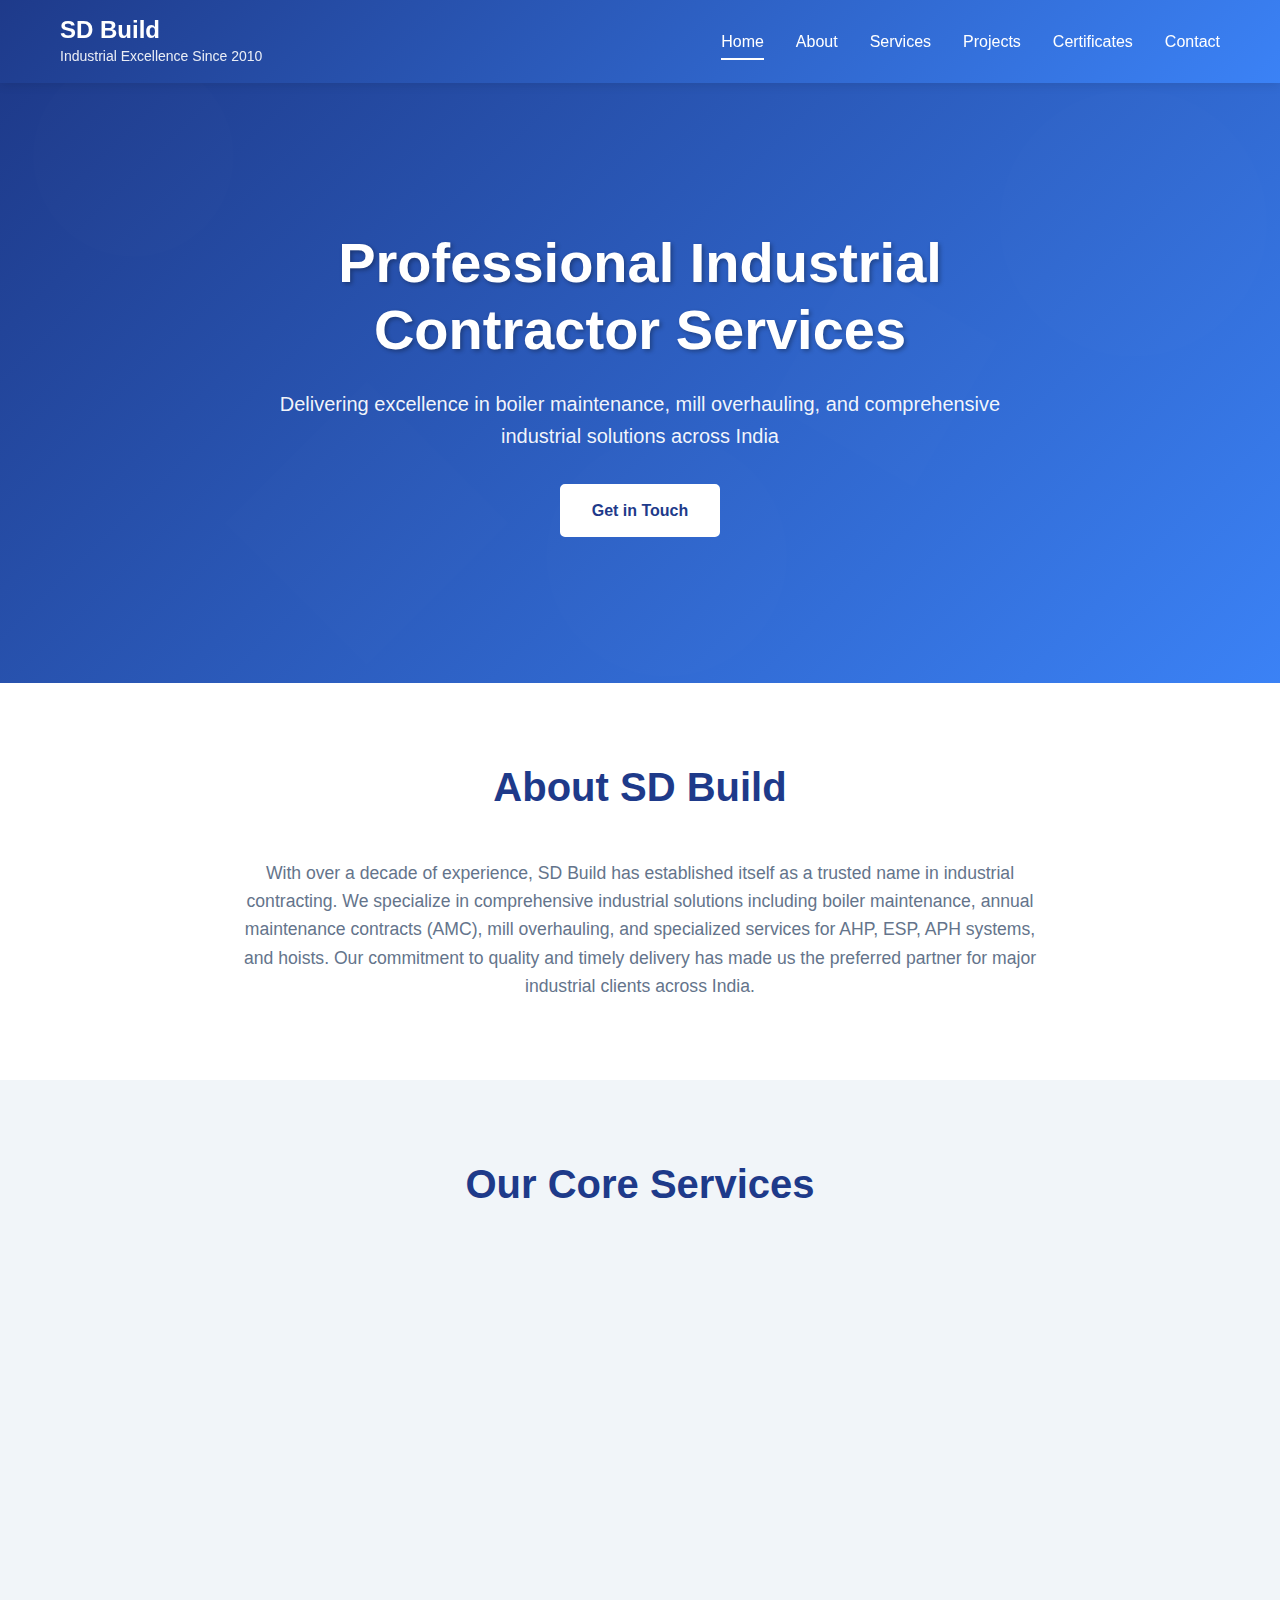
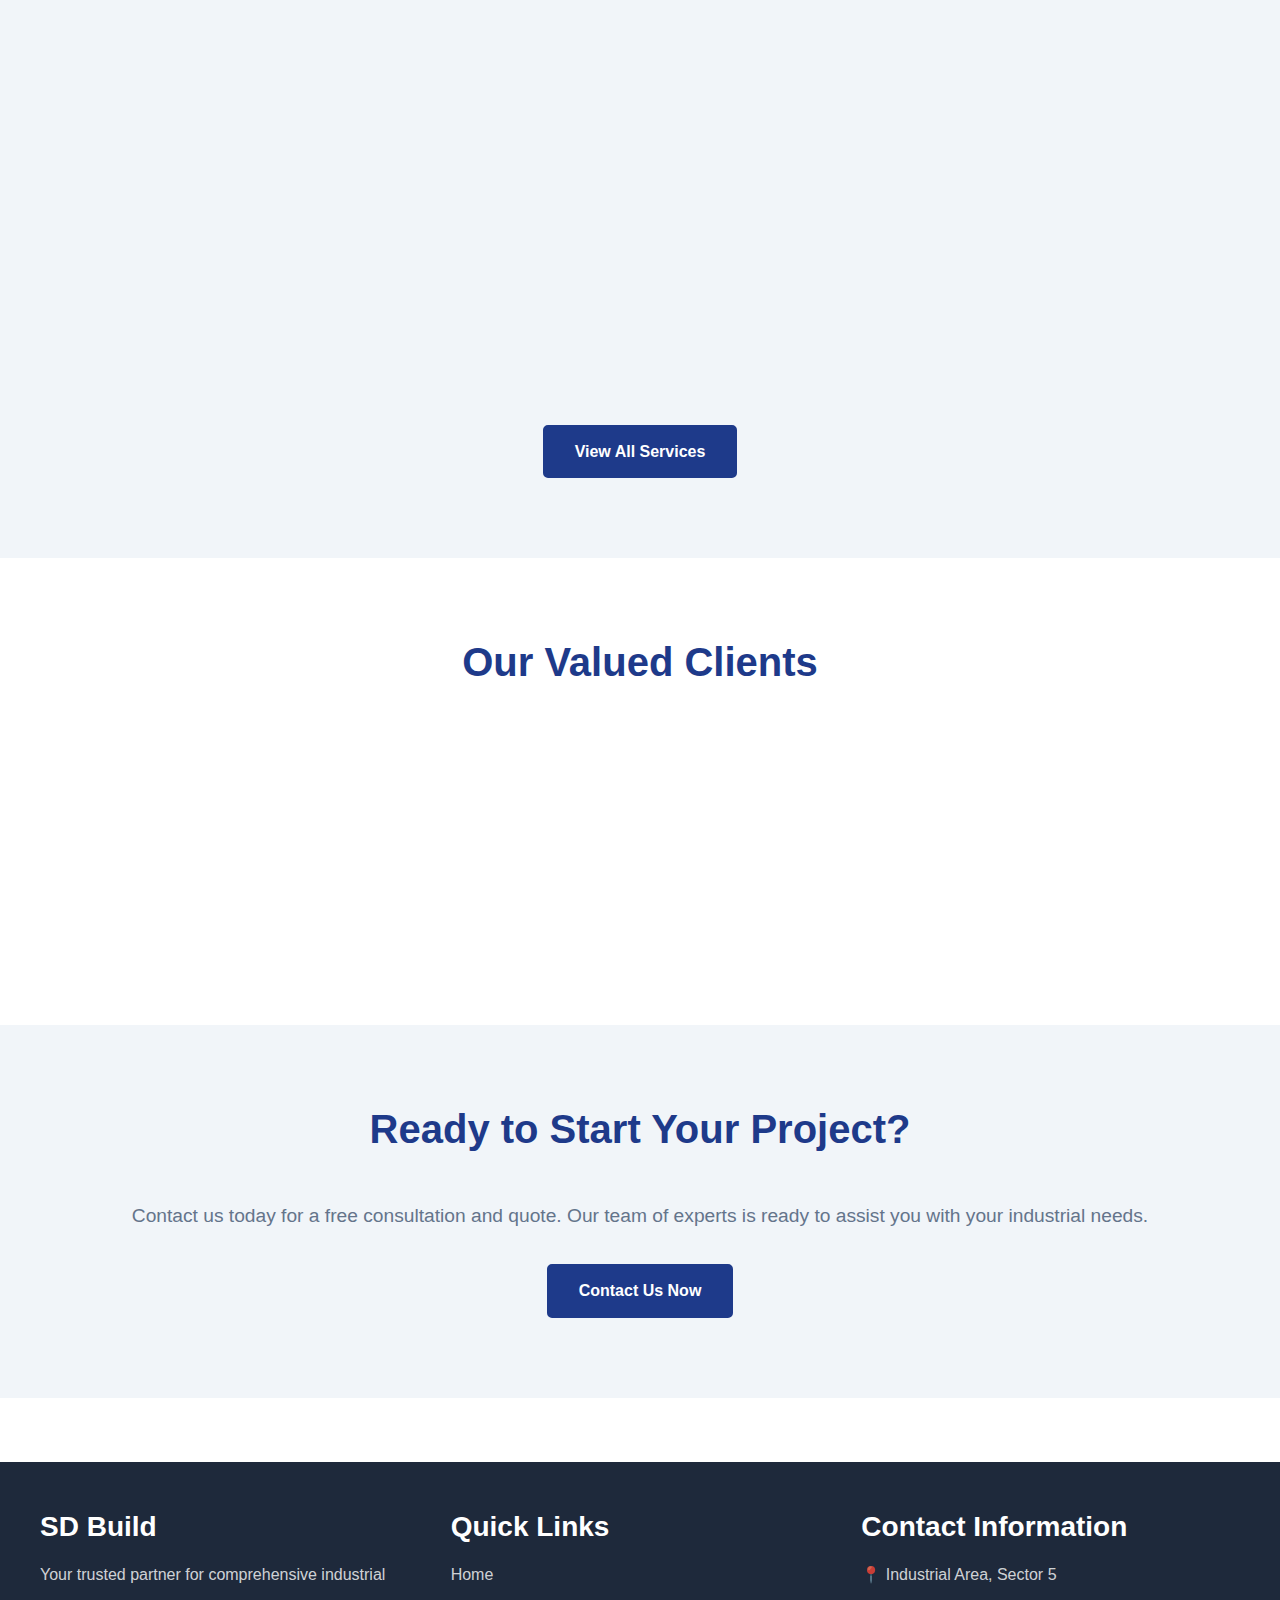
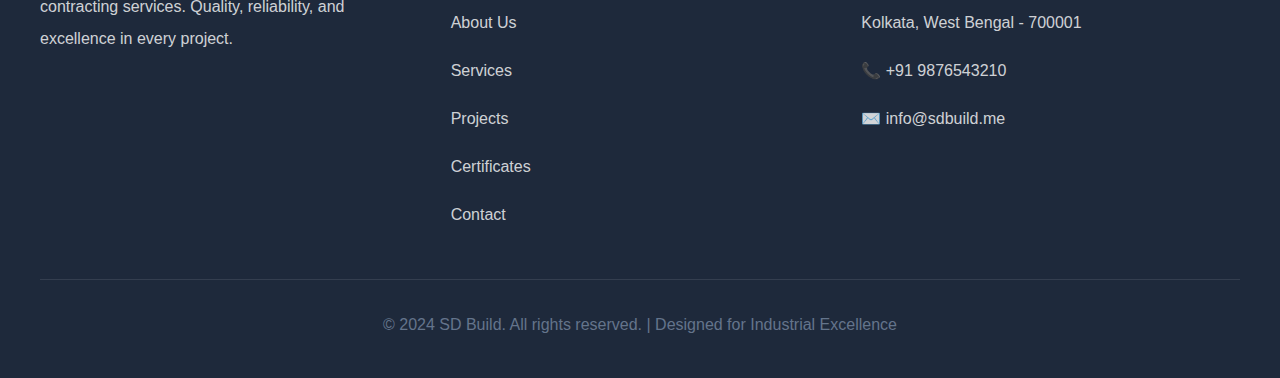
<file: index.html>
<!DOCTYPE html>
<html lang="en">
<head>
    <meta charset="UTF-8">
    <meta name="viewport" content="width=device-width, initial-scale=1.0">
    <!-- EDIT META TAGS HERE -->
    <meta name="description" content="Leading industrial contractor providing boiler maintenance, AMC, mill overhauling, and manpower supply services">
    <meta name="keywords" content="industrial contractor, boiler maintenance, AMC, mill overhauling, AHP, ESP, APH">
    <title>SD Build - Industrial Contractor Services</title>
    <!-- END EDIT META TAGS -->
    
    <link rel="stylesheet" href="style.css">
</head>
<body>
    <!-- ========================================
         HEADER & NAVIGATION
         ======================================== -->
    <header>
        <div class="header-container">
            <!-- EDIT COMPANY NAME AND TAGLINE HERE -->
            <div class="logo">
                <h1>SD Build</h1>
                <p>Industrial Excellence Since 2010</p>
            </div>
            <!-- END EDIT COMPANY NAME -->
            
            <button class="menu-toggle" aria-label="Toggle menu">☰</button>
            
            <nav>
                <ul>
                    <li><a href="index.html">Home</a></li>
                    <li><a href="about.html">About</a></li>
                    <li><a href="services.html">Services</a></li>
                    <li><a href="projects.html">Projects</a></li>
                    <li><a href="certificates.html">Certificates</a></li>
                    <li><a href="contact.html">Contact</a></li>
                </ul>
            </nav>
        </div>
    </header>

    <!-- ========================================
         HERO SECTION
         ======================================== -->
    <section class="hero">
        <div class="hero-content">
            <!-- EDIT HERO CONTENT HERE -->
            <h1>Professional Industrial Contractor Services</h1>
            <p>Delivering excellence in boiler maintenance, mill overhauling, and comprehensive industrial solutions across India</p>
            <a href="contact.html" class="btn">Get in Touch</a>
            <!-- END EDIT HERO CONTENT -->
        </div>
    </section>

    <!-- ========================================
         ABOUT SUMMARY SECTION
         ======================================== -->
    <section class="section-light">
        <div class="container">
            <!-- EDIT ABOUT SUMMARY HERE -->
            <h2>About SD Build</h2>
            <p class="text-center" style="max-width: 800px; margin: 0 auto; font-size: 1.1rem; color: #64748b;">
                With over a decade of experience, SD Build has established itself as a trusted name in industrial contracting. 
                We specialize in comprehensive industrial solutions including boiler maintenance, annual maintenance contracts (AMC), 
                mill overhauling, and specialized services for AHP, ESP, APH systems, and hoists. Our commitment to quality and 
                timely delivery has made us the preferred partner for major industrial clients across India.
            </p>
            <!-- END EDIT ABOUT SUMMARY -->
        </div>
    </section>

    <!-- ========================================
         SERVICES PREVIEW SECTION
         ======================================== -->
    <section class="section-dark">
        <div class="container">
            <h2>Our Core Services</h2>
            
            <div class="cards-grid">
                <!-- EDIT SERVICE CARDS HERE -->
                <!-- Service Card 1 -->
                <div class="card">
                    <div class="card-icon">🔧</div>
                    <h3>Boiler Maintenance</h3>
                    <p>Comprehensive boiler maintenance and repair services ensuring optimal performance and safety compliance for industrial boilers.</p>
                </div>
                
                <!-- Service Card 2 -->
                <div class="card">
                    <div class="card-icon">📋</div>
                    <h3>Annual Maintenance Contract (AMC)</h3>
                    <p>Complete AMC packages with regular inspections, preventive maintenance, and 24/7 emergency support for uninterrupted operations.</p>
                </div>
                
                <!-- Service Card 3 -->
                <div class="card">
                    <div class="card-icon">⚙️</div>
                    <h3>Mill Overhauling</h3>
                    <p>Expert mill overhauling services including complete inspection, repair, and modernization of industrial milling equipment.</p>
                </div>
                
                <!-- Service Card 4 -->
                <div class="card">
                    <div class="card-icon">🏭</div>
                    <h3>AHP & ESP Services</h3>
                    <p>Specialized services for Air Heater Preheater (AHP) and Electrostatic Precipitator (ESP) systems maintenance and optimization.</p>
                </div>
                
                <!-- Service Card 5 -->
                <div class="card">
                    <div class="card-icon">🔩</div>
                    <h3>APH Services</h3>
                    <p>Air Preheater maintenance, installation, and repair services ensuring efficient heat recovery and energy conservation.</p>
                </div>
                
                <!-- Service Card 6 -->
                <div class="card">
                    <div class="card-icon">👷</div>
                    <h3>Manpower Supply</h3>
                    <p>Skilled and certified industrial manpower supply for various industrial projects, maintenance, and operations.</p>
                </div>
                <!-- END EDIT SERVICE CARDS -->
            </div>
            
            <div class="text-center mt-2">
                <a href="services.html" class="btn btn-primary">View All Services</a>
            </div>
        </div>
    </section>

    <!-- ========================================
         CLIENT LIST SECTION
         ======================================== -->
    <section class="section-light">
        <div class="container">
            <h2>Our Valued Clients</h2>
            
            <div class="client-grid">
                <!-- EDIT CLIENT LIST HERE -->
                <div class="client-item">NTPC</div>
                <div class="client-item">WBPDCL</div>
                <div class="client-item">DPL</div>
                <div class="client-item">CESC Limited</div>
                <div class="client-item">Adani Power</div>
                <div class="client-item">Tata Power</div>
                <div class="client-item">Jindal Steel</div>
                <div class="client-item">ACC Cement</div>
                <!-- END EDIT CLIENT LIST -->
            </div>
        </div>
    </section>

    <!-- ========================================
         CALL TO ACTION SECTION
         ======================================== -->
    <section class="section-dark">
        <div class="container text-center">
            <!-- EDIT CALL TO ACTION HERE -->
            <h2>Ready to Start Your Project?</h2>
            <p style="font-size: 1.2rem; margin-bottom: 2rem; color: #64748b;">
                Contact us today for a free consultation and quote. Our team of experts is ready to assist you with your industrial needs.
            </p>
            <a href="contact.html" class="btn btn-primary">Contact Us Now</a>
            <!-- END EDIT CALL TO ACTION -->
        </div>
    </section>

    <!-- ========================================
         FOOTER
         ======================================== -->
    <footer>
        <div class="footer-content">
            <!-- EDIT FOOTER SECTION 1 HERE -->
            <div class="footer-section">
                <h3>SD Build</h3>
                <p>Your trusted partner for comprehensive industrial contracting services. Quality, reliability, and excellence in every project.</p>
            </div>
            <!-- END EDIT FOOTER SECTION 1 -->
            
            <!-- EDIT FOOTER SECTION 2 HERE -->
            <div class="footer-section">
                <h3>Quick Links</h3>
                <p><a href="index.html">Home</a></p>
                <p><a href="about.html">About Us</a></p>
                <p><a href="services.html">Services</a></p>
                <p><a href="projects.html">Projects</a></p>
                <p><a href="certificates.html">Certificates</a></p>
                <p><a href="contact.html">Contact</a></p>
            </div>
            <!-- END EDIT FOOTER SECTION 2 -->
            
            <!-- EDIT FOOTER CONTACT INFO HERE -->
            <div class="footer-section">
                <h3>Contact Information</h3>
                <p>📍 Industrial Area, Sector 5</p>
                <p>Kolkata, West Bengal - 700001</p>
                <p>📞 +91 9876543210</p>
                <p>✉️ info@sdbuild.me</p>
            </div>
            <!-- END EDIT FOOTER CONTACT INFO -->
        </div>
        
        <div class="footer-bottom">
            <!-- EDIT COPYRIGHT HERE -->
            <p>&copy; 2024 SD Build. All rights reserved. | Designed for Industrial Excellence</p>
            <!-- END EDIT COPYRIGHT -->
        </div>
    </footer>

    <script src="script.js"></script>
</body>
</html>
</file>
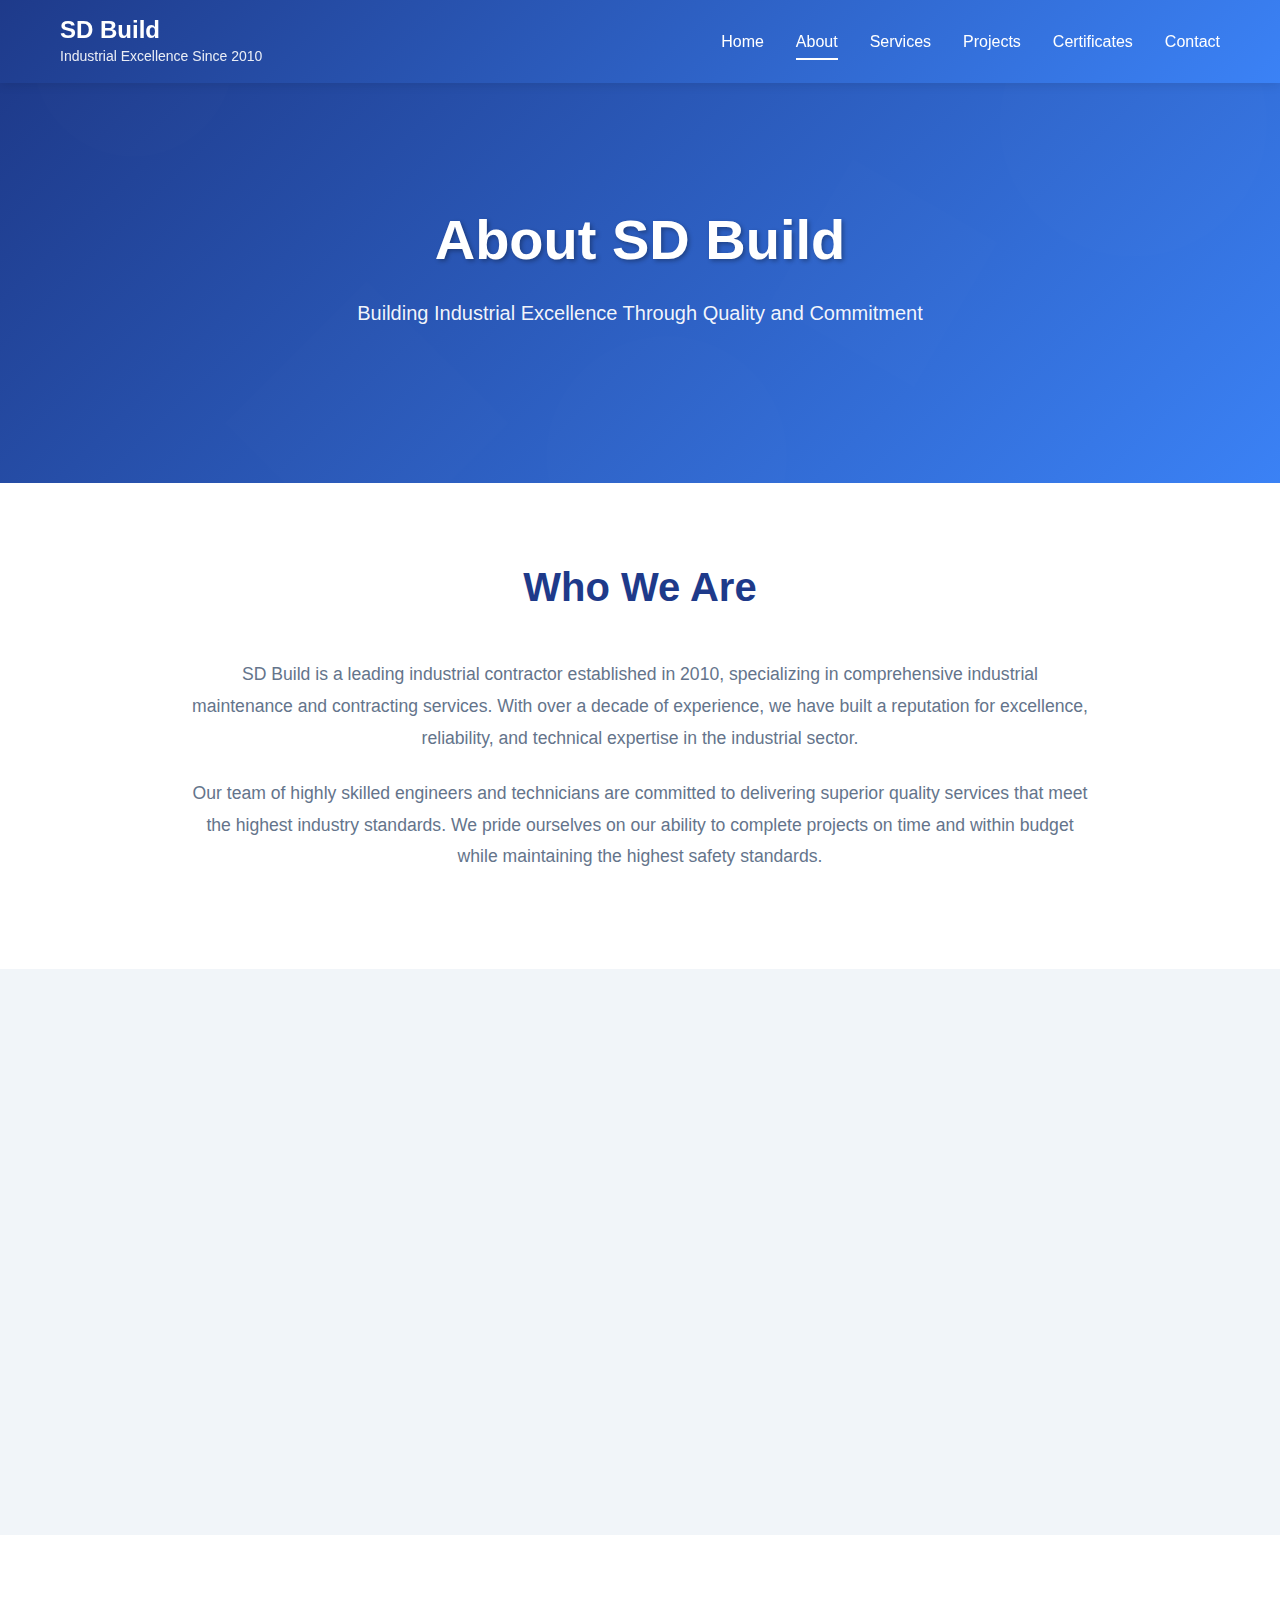
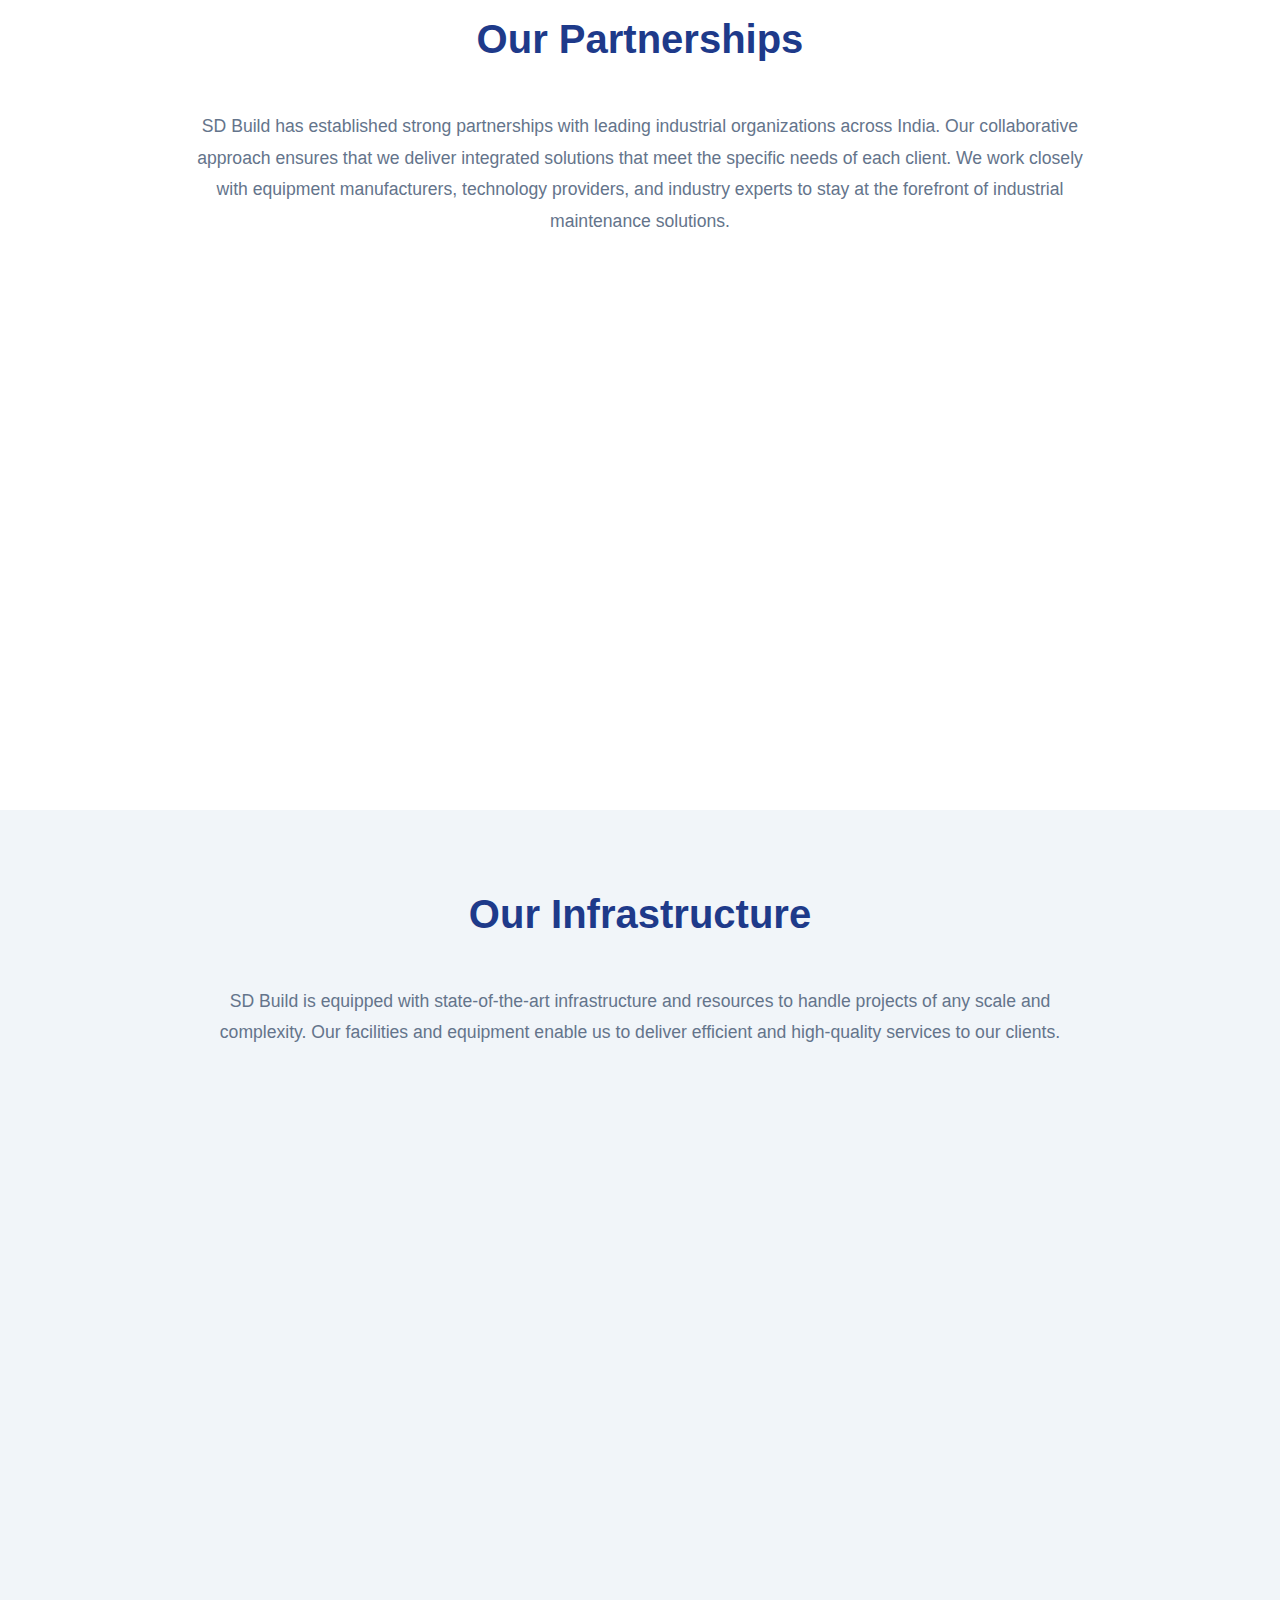
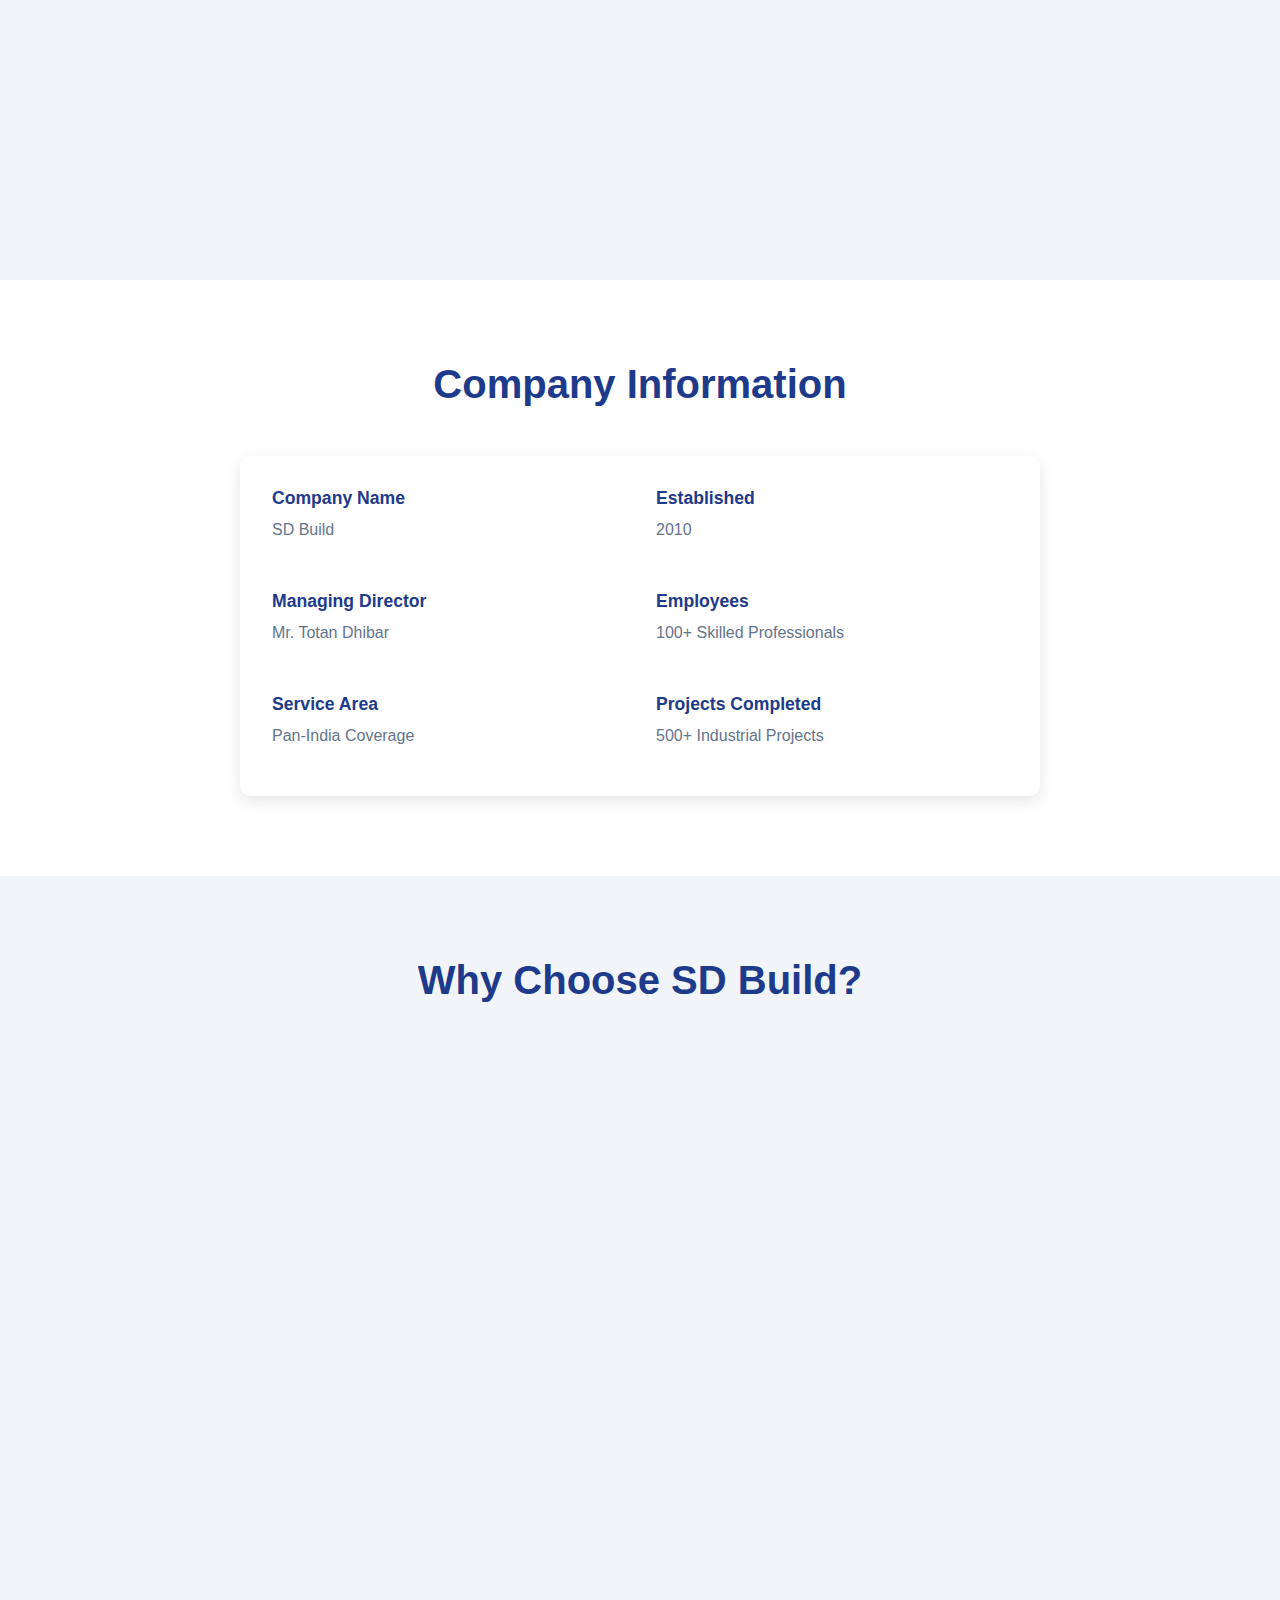
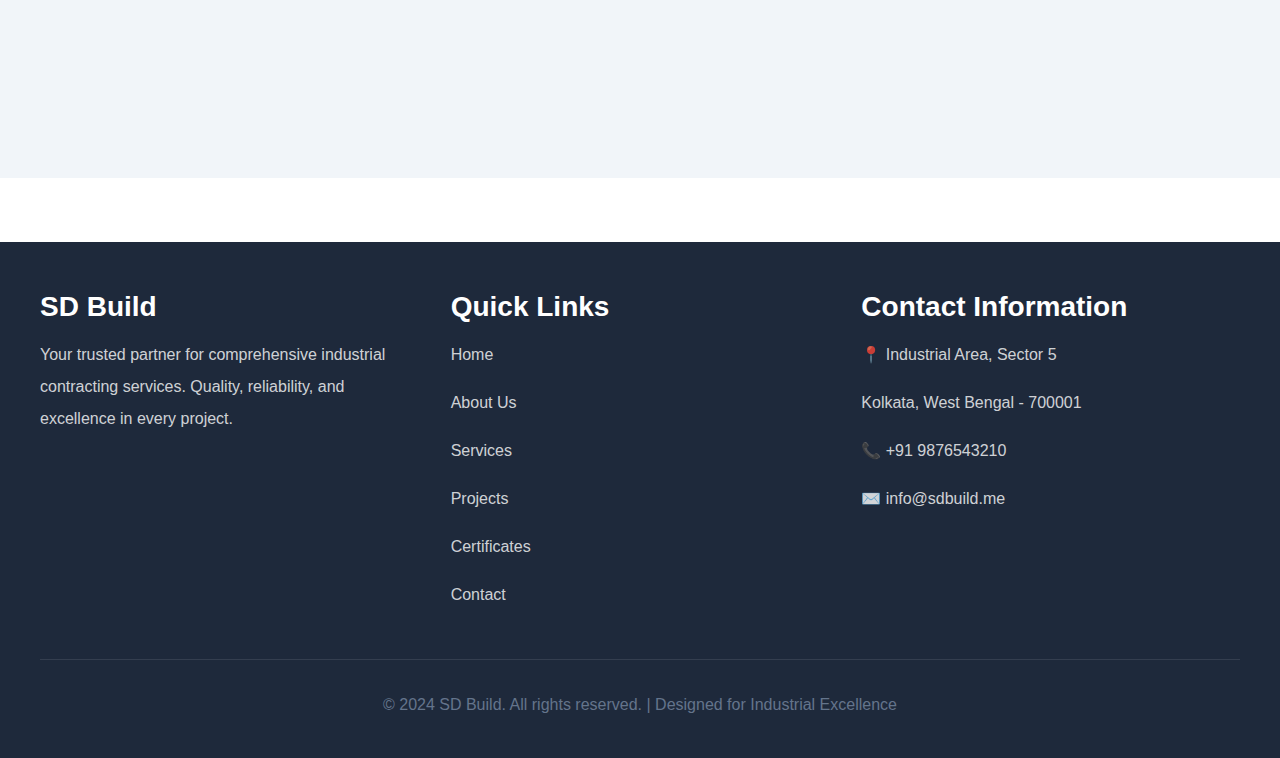
<file: about.html>
<!DOCTYPE html>
<html lang="en">
<head>
    <meta charset="UTF-8">
    <meta name="viewport" content="width=device-width, initial-scale=1.0">
    <meta name="description" content="Learn about SD Build - Your trusted industrial contractor with expertise in boiler maintenance and industrial solutions">
    <title>About Us - SD Build</title>
    <link rel="stylesheet" href="style.css">
</head>
<body>
    <!-- ========================================
         HEADER & NAVIGATION
         ======================================== -->
    <header>
        <div class="header-container">
            <!-- EDIT COMPANY NAME AND TAGLINE HERE -->
            <div class="logo">
                <h1>SD Build</h1>
                <p>Industrial Excellence Since 2010</p>
            </div>
            <!-- END EDIT COMPANY NAME -->
            
            <button class="menu-toggle" aria-label="Toggle menu">☰</button>
            
            <nav>
                <ul>
                    <li><a href="index.html">Home</a></li>
                    <li><a href="about.html">About</a></li>
                    <li><a href="services.html">Services</a></li>
                    <li><a href="projects.html">Projects</a></li>
                    <li><a href="certificates.html">Certificates</a></li>
                    <li><a href="contact.html">Contact</a></li>
                </ul>
            </nav>
        </div>
    </header>

    <!-- ========================================
         PAGE HERO
         ======================================== -->
    <section class="hero" style="min-height: 400px; padding: 100px 20px;">
        <div class="hero-content">
            <h1>About SD Build</h1>
            <p>Building Industrial Excellence Through Quality and Commitment</p>
        </div>
    </section>

    <!-- ========================================
         COMPANY OVERVIEW SECTION
         ======================================== -->
    <section class="section-light">
        <div class="container">
            <!-- EDIT COMPANY OVERVIEW HERE -->
            <h2>Who We Are</h2>
            <div style="max-width: 900px; margin: 0 auto;">
                <p style="font-size: 1.1rem; line-height: 1.8; color: #64748b; text-align: center;">
                    SD Build is a leading industrial contractor established in 2010, specializing in comprehensive 
                    industrial maintenance and contracting services. With over a decade of experience, we have built 
                    a reputation for excellence, reliability, and technical expertise in the industrial sector.
                </p>
                <p style="font-size: 1.1rem; line-height: 1.8; color: #64748b; text-align: center; margin-top: 1.5rem;">
                    Our team of highly skilled engineers and technicians are committed to delivering superior quality 
                    services that meet the highest industry standards. We pride ourselves on our ability to complete 
                    projects on time and within budget while maintaining the highest safety standards.
                </p>
            </div>
            <!-- END EDIT COMPANY OVERVIEW -->
        </div>
    </section>

    <!-- ========================================
         MISSION & VISION SECTION
         ======================================== -->
    <section class="section-dark">
        <div class="container">
            <div class="cards-grid">
                <!-- EDIT MISSION CARD HERE -->
                <div class="card">
                    <h3>Our Mission</h3>
                    <p>
                        To provide world-class industrial contracting services that exceed client expectations through 
                        innovation, technical excellence, and unwavering commitment to quality and safety. We strive to 
                        be the most trusted partner for industrial maintenance and contracting needs.
                    </p>
                </div>
                <!-- END EDIT MISSION CARD -->
                
                <!-- EDIT VISION CARD HERE -->
                <div class="card">
                    <h3>Our Vision</h3>
                    <p>
                        To be recognized as the leading industrial contractor in India, setting industry benchmarks 
                        for quality, safety, and customer satisfaction. We aim to expand our services and capabilities 
                        to serve a wider range of industries while maintaining our core values of integrity and excellence.
                    </p>
                </div>
                <!-- END EDIT VISION CARD -->
                
                <!-- EDIT VALUES CARD HERE -->
                <div class="card">
                    <h3>Our Values</h3>
                    <p>
                        <strong>Quality:</strong> Never compromising on service quality<br>
                        <strong>Safety:</strong> Prioritizing safety in every project<br>
                        <strong>Integrity:</strong> Honest and transparent business practices<br>
                        <strong>Innovation:</strong> Continuous improvement and adaptation<br>
                        <strong>Reliability:</strong> Delivering on our promises
                    </p>
                </div>
                <!-- END EDIT VALUES CARD -->
            </div>
        </div>
    </section>

    <!-- ========================================
         PARTNERSHIP DETAILS SECTION
         ======================================== -->
    <section class="section-light">
        <div class="container">
            <!-- EDIT PARTNERSHIP DETAILS HERE -->
            <h2>Our Partnerships</h2>
            <div style="max-width: 900px; margin: 0 auto;">
                <p style="font-size: 1.1rem; line-height: 1.8; color: #64748b; text-align: center;">
                    SD Build has established strong partnerships with leading industrial organizations across India. 
                    Our collaborative approach ensures that we deliver integrated solutions that meet the specific 
                    needs of each client. We work closely with equipment manufacturers, technology providers, and 
                    industry experts to stay at the forefront of industrial maintenance solutions.
                </p>
                
                <div class="cards-grid mt-2">
                    <div class="card">
                        <h3>Equipment Partners</h3>
                        <p>Authorized service partners for major industrial equipment manufacturers, ensuring genuine parts and expert service.</p>
                    </div>
                    
                    <div class="card">
                        <h3>Technology Alliances</h3>
                        <p>Partnerships with technology providers for advanced diagnostic and maintenance solutions.</p>
                    </div>
                    
                    <div class="card">
                        <h3>Industry Associations</h3>
                        <p>Active members of industry associations and professional bodies, staying updated with latest standards.</p>
                    </div>
                </div>
            </div>
            <!-- END EDIT PARTNERSHIP DETAILS -->
        </div>
    </section>

    <!-- ========================================
         INFRASTRUCTURE SECTION
         ======================================== -->
    <section class="section-dark">
        <div class="container">
            <!-- EDIT INFRASTRUCTURE DETAILS HERE -->
            <h2>Our Infrastructure</h2>
            <div style="max-width: 900px; margin: 0 auto;">
                <p style="font-size: 1.1rem; line-height: 1.8; color: #64748b; text-align: center; margin-bottom: 2rem;">
                    SD Build is equipped with state-of-the-art infrastructure and resources to handle projects of 
                    any scale and complexity. Our facilities and equipment enable us to deliver efficient and 
                    high-quality services to our clients.
                </p>
                
                <div class="cards-grid">
                    <div class="card">
                        <div class="card-icon">🏢</div>
                        <h3>Modern Facilities</h3>
                        <p>
                            • Spacious workshop with advanced machinery<br>
                            • Quality control laboratory<br>
                            • Storage facilities for equipment and materials<br>
                            • Administrative offices with modern amenities
                        </p>
                    </div>
                    
                    <div class="card">
                        <div class="card-icon">🔧</div>
                        <h3>Equipment & Tools</h3>
                        <p>
                            • Complete range of specialized tools<br>
                            • Advanced diagnostic equipment<br>
                            • Safety equipment and gear<br>
                            • Material handling equipment
                        </p>
                    </div>
                    
                    <div class="card">
                        <div class="card-icon">👥</div>
                        <h3>Skilled Workforce</h3>
                        <p>
                            • 100+ trained technicians and engineers<br>
                            • Certified professionals in various specializations<br>
                            • Regular training and skill development programs<br>
                            • Safety-certified personnel
                        </p>
                    </div>
                    
                    <div class="card">
                        <div class="card-icon">🚛</div>
                        <h3>Logistics Support</h3>
                        <p>
                            • Fleet of service vehicles<br>
                            • Mobile workshop units<br>
                            • Emergency response capabilities<br>
                            • Pan-India service network
                        </p>
                    </div>
                </div>
            </div>
            <!-- END EDIT INFRASTRUCTURE DETAILS -->
        </div>
    </section>

    <!-- ========================================
         COMPANY INFO BLOCK (EDITABLE)
         ======================================== -->
    <section class="section-light">
        <div class="container">
            <!-- EDIT COMPANY INFO BLOCK HERE -->
            <h2>Company Information</h2>
            <div style="max-width: 800px; margin: 0 auto; background: white; padding: 2rem; border-radius: 10px; box-shadow: 0 5px 15px rgba(0,0,0,0.1);">
                <div style="display: grid; grid-template-columns: 1fr 1fr; gap: 2rem;">
                    <div>
                        <h3 style="font-size: 1.1rem; margin-bottom: 0.5rem;">Company Name</h3>
                        <p style="color: #64748b;">SD Build</p>
                    </div>
                    
                    <div>
                        <h3 style="font-size: 1.1rem; margin-bottom: 0.5rem;">Established</h3>
                        <p style="color: #64748b;">2010</p>
                    </div>
                    
                    <div>
                        <h3 style="font-size: 1.1rem; margin-bottom: 0.5rem;">Managing Director</h3>
                        <p style="color: #64748b;">Mr. Totan Dhibar</p>
                    </div>
                    
                    <div>
                        <h3 style="font-size: 1.1rem; margin-bottom: 0.5rem;">Employees</h3>
                        <p style="color: #64748b;">100+ Skilled Professionals</p>
                    </div>
                    
                    <div>
                        <h3 style="font-size: 1.1rem; margin-bottom: 0.5rem;">Service Area</h3>
                        <p style="color: #64748b;">Pan-India Coverage</p>
                    </div>
                    
                    <div>
                        <h3 style="font-size: 1.1rem; margin-bottom: 0.5rem;">Projects Completed</h3>
                        <p style="color: #64748b;">500+ Industrial Projects</p>
                    </div>
                </div>
            </div>
            <!-- END EDIT COMPANY INFO BLOCK -->
        </div>
    </section>

    <!-- ========================================
         WHY CHOOSE US SECTION
         ======================================== -->
    <section class="section-dark">
        <div class="container">
            <!-- EDIT WHY CHOOSE US HERE -->
            <h2>Why Choose SD Build?</h2>
            <div class="cards-grid">
                <div class="card">
                    <div class="card-icon">✓</div>
                    <h3>Proven Experience</h3>
                    <p>Over 14 years of successful project delivery across various industrial sectors.</p>
                </div>
                
                <div class="card">
                    <div class="card-icon">✓</div>
                    <h3>Quality Assurance</h3>
                    <p>Rigorous quality control processes ensuring the highest standards in every project.</p>
                </div>
                
                <div class="card">
                    <div class="card-icon">✓</div>
                    <h3>Timely Delivery</h3>
                    <p>Commitment to meeting deadlines without compromising on quality or safety.</p>
                </div>
                
                <div class="card">
                    <div class="card-icon">✓</div>
                    <h3>Safety First</h3>
                    <p>Comprehensive safety protocols and certified safety practices on all projects.</p>
                </div>
                
                <div class="card">
                    <div class="card-icon">✓</div>
                    <h3>Competitive Pricing</h3>
                    <p>Cost-effective solutions without compromising on quality or service standards.</p>
                </div>
                
                <div class="card">
                    <div class="card-icon">✓</div>
                    <h3>24/7 Support</h3>
                    <p>Round-the-clock customer support and emergency response services.</p>
                </div>
            </div>
            <!-- END EDIT WHY CHOOSE US -->
        </div>
    </section>

    <!-- ========================================
         FOOTER
         ======================================== -->
    <footer>
        <div class="footer-content">
            <div class="footer-section">
                <h3>SD Build</h3>
                <p>Your trusted partner for comprehensive industrial contracting services. Quality, reliability, and excellence in every project.</p>
            </div>
            
            <div class="footer-section">
                <h3>Quick Links</h3>
                <p><a href="index.html">Home</a></p>
                <p><a href="about.html">About Us</a></p>
                <p><a href="services.html">Services</a></p>
                <p><a href="projects.html">Projects</a></p>
                <p><a href="certificates.html">Certificates</a></p>
                <p><a href="contact.html">Contact</a></p>
            </div>
            
            <div class="footer-section">
                <h3>Contact Information</h3>
                <p>📍 Industrial Area, Sector 5</p>
                <p>Kolkata, West Bengal - 700001</p>
                <p>📞 +91 9876543210</p>
                <p>✉️ info@sdbuild.me</p>
            </div>
        </div>
        
        <div class="footer-bottom">
            <p>&copy; 2024 SD Build. All rights reserved. | Designed for Industrial Excellence</p>
        </div>
    </footer>

    <script src="script.js"></script>
</body>
</html>
</file>
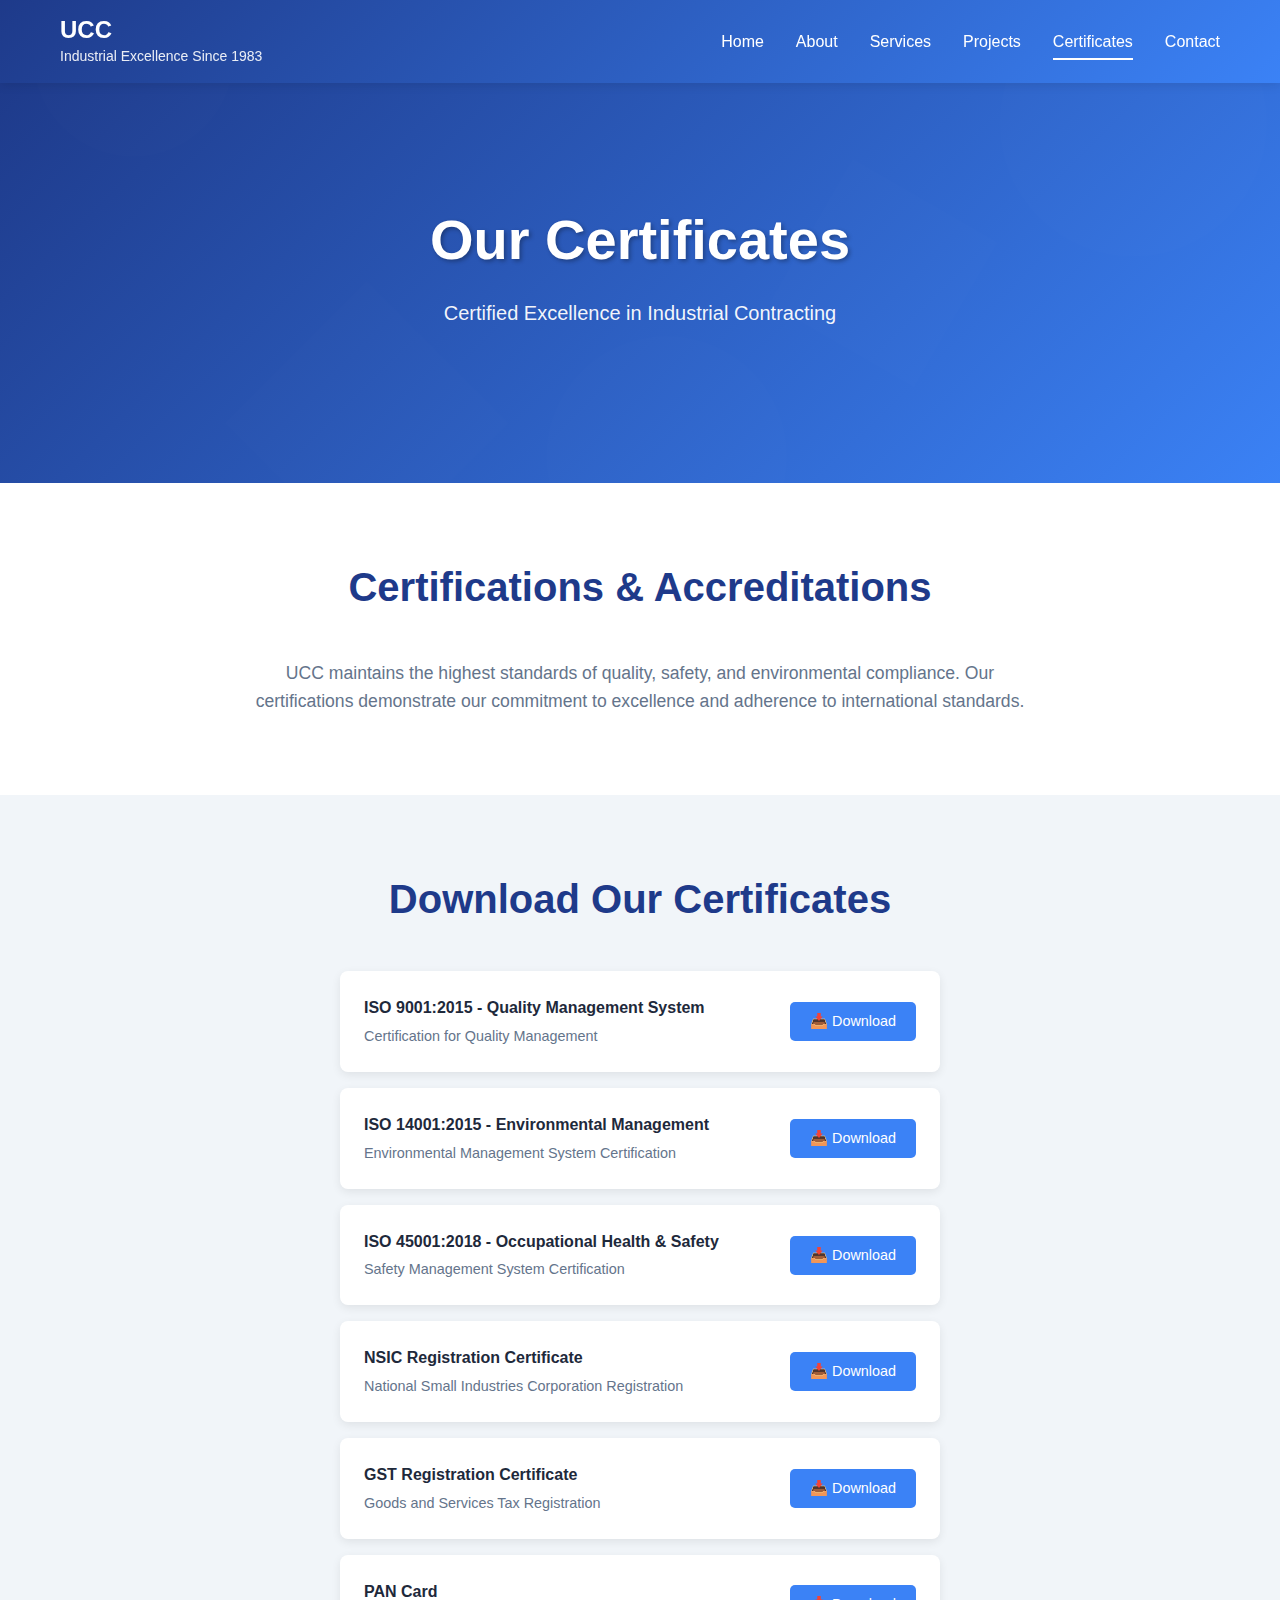
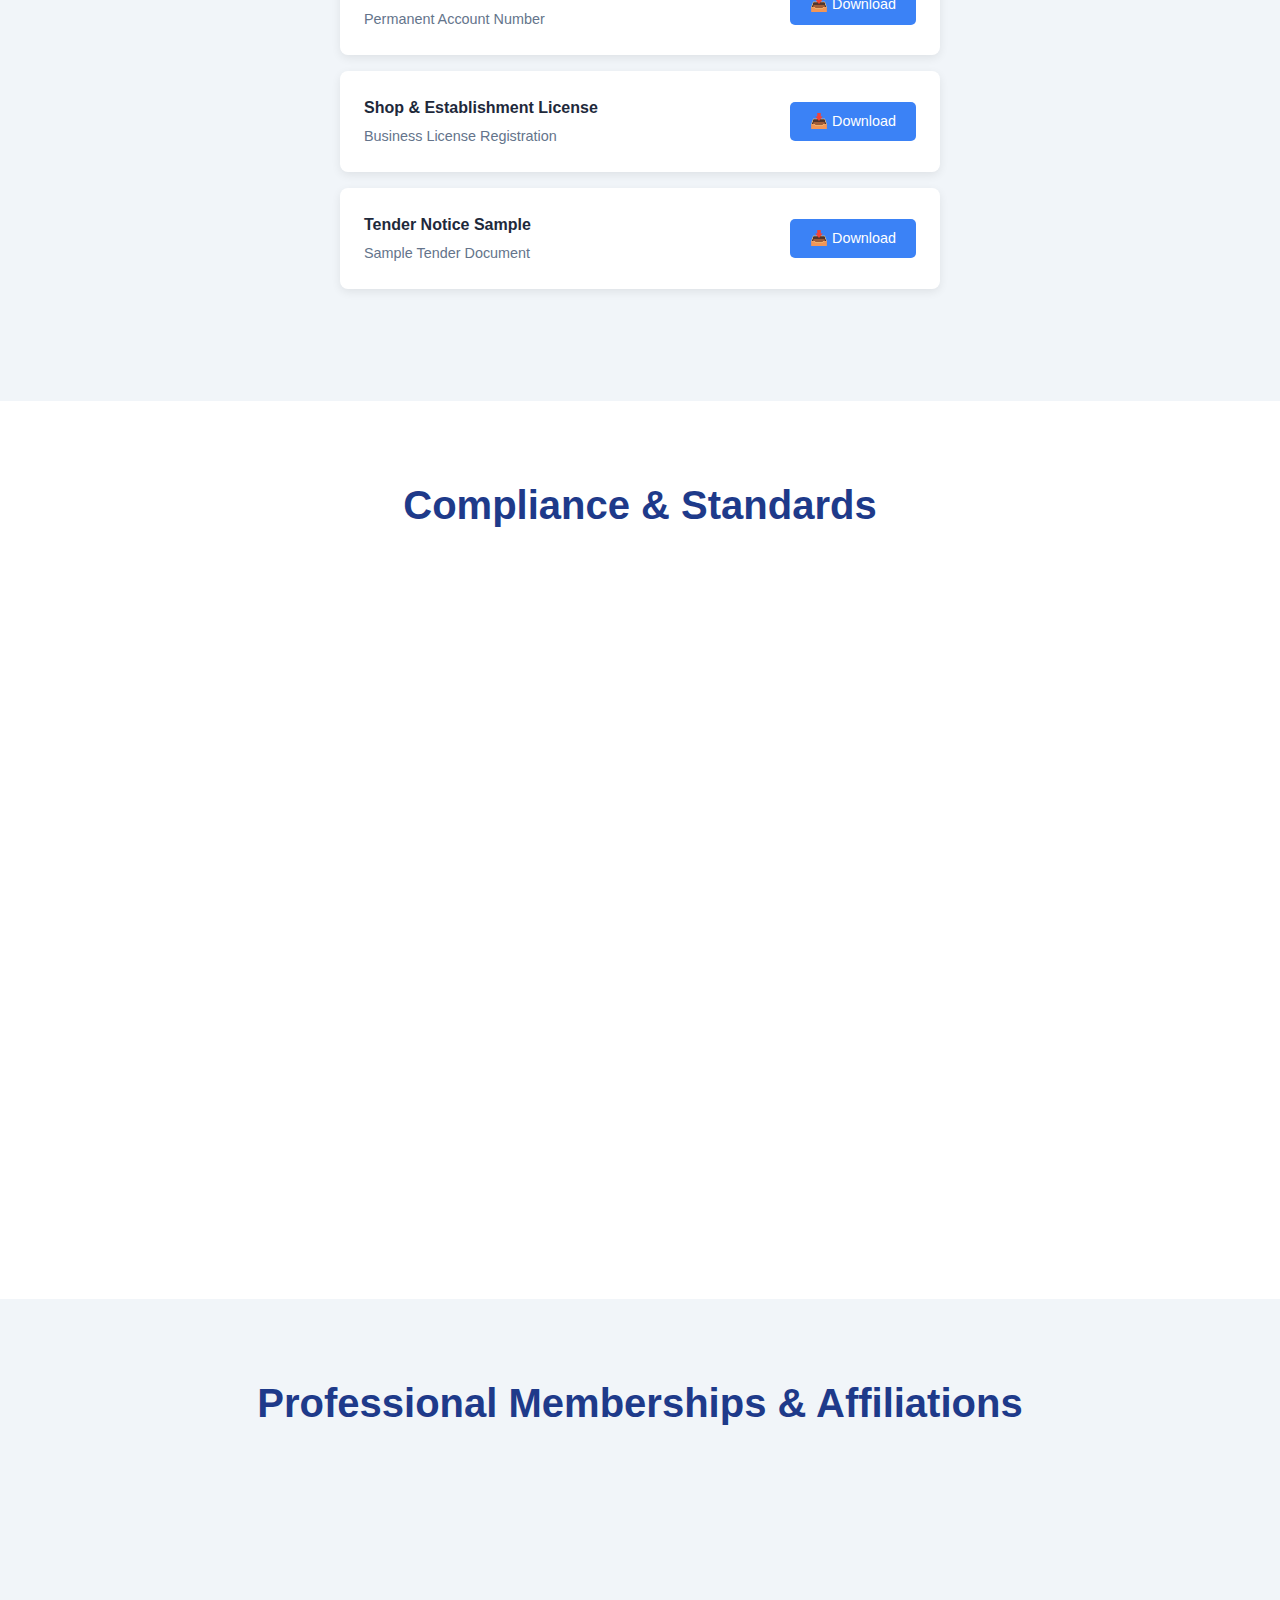
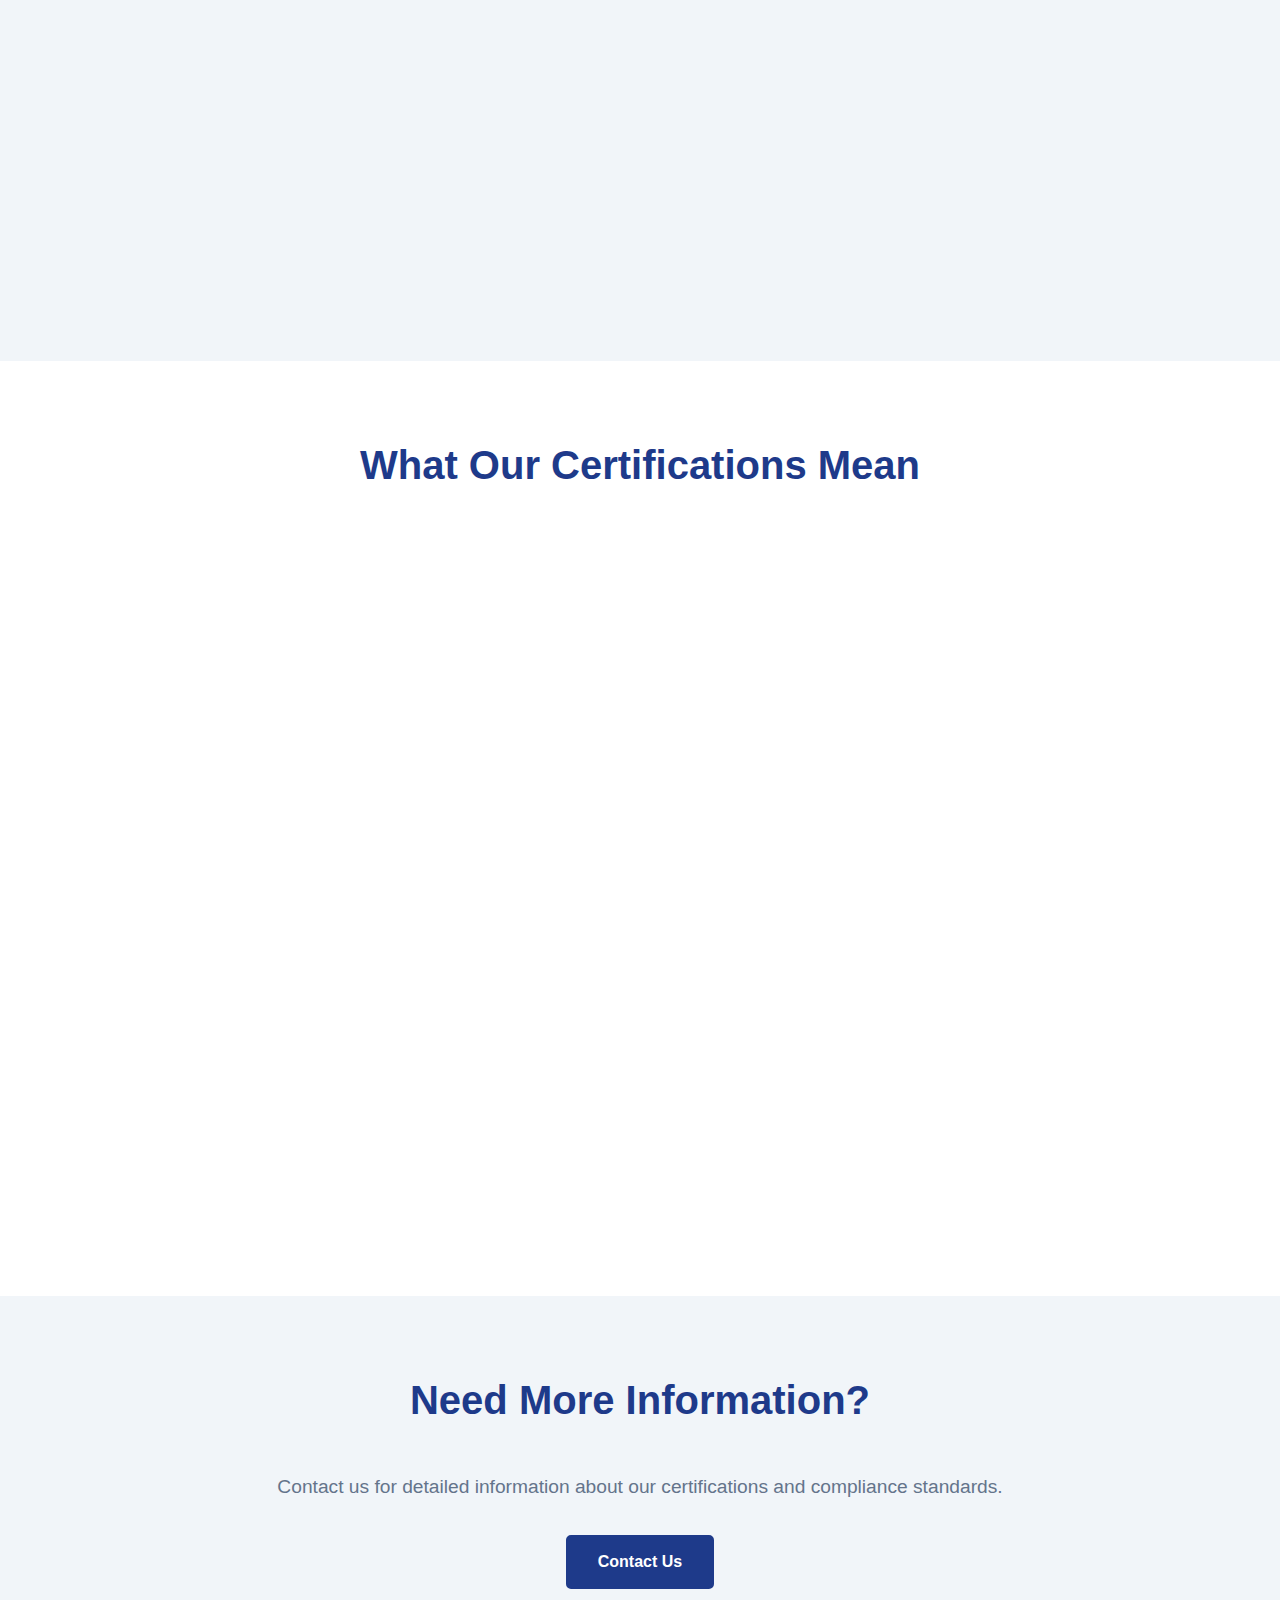
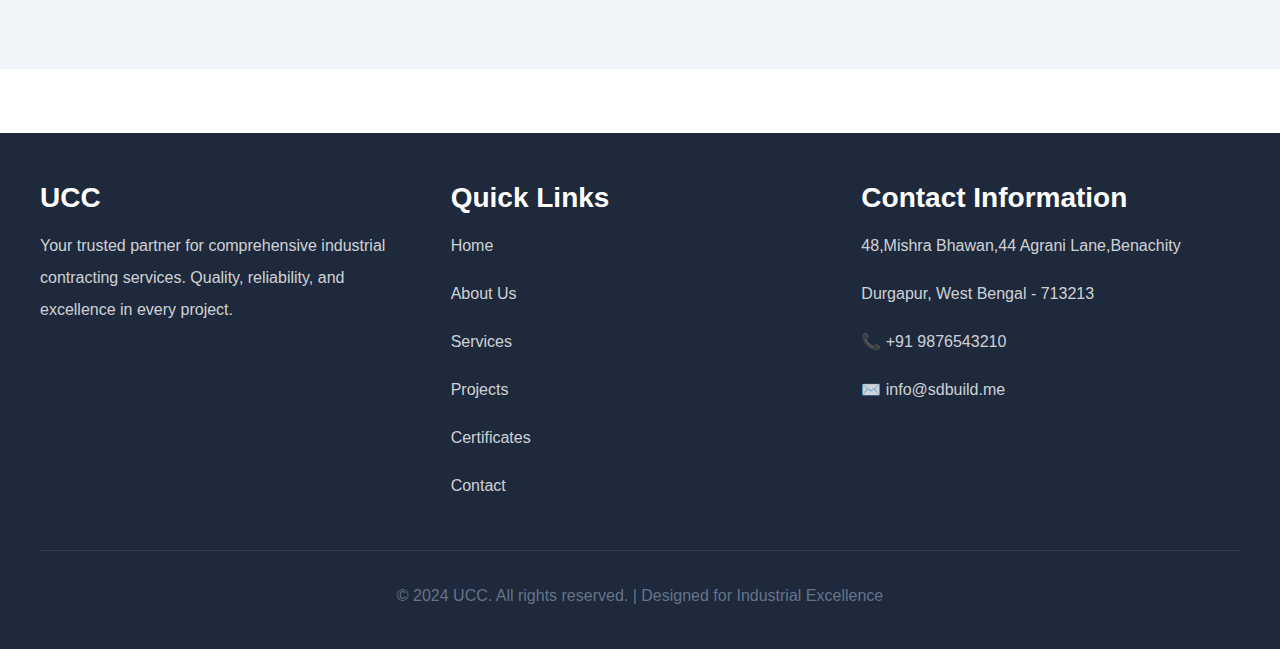
<file: certificates.html>
<!DOCTYPE html>
<html lang="en">
<head>
    <meta charset="UTF-8">
    <meta name="viewport" content="width=device-width, initial-scale=1.0">
    <meta name="description" content="UCC certifications and compliance documents - ISO certified industrial contractor">
    <title>Certificates - UCC</title>
    <link rel="stylesheet" href="style.css">
</head>
<body>
    <!-- ========================================
         HEADER & NAVIGATION
         ======================================== -->
    <header>
        <div class="header-container">
            <!-- EDIT COMPANY NAME AND TAGLINE HERE -->
            <div class="logo">
                <h1>UCC</h1>
                <p>Industrial Excellence Since 1983</p>
            </div>
            <!-- END EDIT COMPANY NAME -->
            
            <button class="menu-toggle" aria-label="Toggle menu">☰</button>
            
            <nav>
                <ul>
                    <li><a href="index.html">Home</a></li>
                    <li><a href="about.html">About</a></li>
                    <li><a href="services.html">Services</a></li>
                    <li><a href="projects.html">Projects</a></li>
                    <li><a href="certificates.html">Certificates</a></li>
                    <li><a href="contact.html">Contact</a></li>
                </ul>
            </nav>
        </div>
    </header>

    <!-- ========================================
         PAGE HERO
         ======================================== -->
    <section class="hero" style="min-height: 400px; padding: 100px 20px;">
        <div class="hero-content">
            <h1>Our Certificates</h1>
            <p>Certified Excellence in Industrial Contracting</p>
        </div>
    </section>

    <!-- ========================================
         CERTIFICATES INTRO SECTION
         ======================================== -->
    <section class="section-light">
        <div class="container">
            <!-- EDIT CERTIFICATES INTRO HERE -->
            <h2>Certifications & Accreditations</h2>
            <p class="text-center" style="max-width: 800px; margin: 0 auto; font-size: 1.1rem; color: #64748b;">
                UCC maintains the highest standards of quality, safety, and environmental compliance. 
                Our certifications demonstrate our commitment to excellence and adherence to international standards.
            </p>
            <!-- END EDIT CERTIFICATES INTRO -->
        </div>
    </section>

    <!-- ========================================
         CERTIFICATE DOWNLOAD LIST
         ======================================== -->
    <section class="section-dark">
        <div class="container">
            <h2>Download Our Certificates</h2>
            
            <ul class="certificate-list">
                <!-- EDIT CERTIFICATE 1 HERE -->
                <li class="certificate-item">
                    <div>
                        <div class="certificate-name">ISO 9001:2015 - Quality Management System</div>
                        <p style="font-size: 0.9rem; color: #64748b; margin: 0.25rem 0 0 0;">Certification for Quality Management</p>
                    </div>
                    <!-- EDIT: Add PDF link here -->
                    <!-- Option 1: Use assets folder (recommended for production) -->
                    <!-- <a href="assets/ISO_9001_Certificate.pdf" class="download-btn" download>📥 Download</a> -->
                    <!-- Option 2: Use /mnt/data path (as specified in requirements) -->
                    <a href="/mnt/data/ISO_9001_Certificate.pdf" class="download-btn" download>📥 Download</a>
                    <!-- END EDIT PDF link -->
                </li>
                <!-- END EDIT CERTIFICATE 1 -->
                
                <!-- EDIT CERTIFICATE 2 HERE -->
                <li class="certificate-item">
                    <div>
                        <div class="certificate-name">ISO 14001:2015 - Environmental Management</div>
                        <p style="font-size: 0.9rem; color: #64748b; margin: 0.25rem 0 0 0;">Environmental Management System Certification</p>
                    </div>
                    <!-- EDIT: Add PDF link here -->
                    <!-- <a href="assets/ISO_14001_Certificate.pdf" class="download-btn" download>📥 Download</a> -->
                    <a href="/mnt/data/ISO_14001_Certificate.pdf" class="download-btn" download>📥 Download</a>
                    <!-- END EDIT PDF link -->
                </li>
                <!-- END EDIT CERTIFICATE 2 -->
                
                <!-- EDIT CERTIFICATE 3 HERE -->
                <li class="certificate-item">
                    <div>
                        <div class="certificate-name">ISO 45001:2018 - Occupational Health & Safety</div>
                        <p style="font-size: 0.9rem; color: #64748b; margin: 0.25rem 0 0 0;">Safety Management System Certification</p>
                    </div>
                    <!-- EDIT: Add PDF link here -->
                    <!-- <a href="assets/ISO_45001_Certificate.pdf" class="download-btn" download>📥 Download</a> -->
                    <a href="/mnt/data/ISO_45001_Certificate.pdf" class="download-btn" download>📥 Download</a>
                    <!-- END EDIT PDF link -->
                </li>
                <!-- END EDIT CERTIFICATE 3 -->
                
                <!-- EDIT CERTIFICATE 4 HERE -->
                <li class="certificate-item">
                    <div>
                        <div class="certificate-name">NSIC Registration Certificate</div>
                        <p style="font-size: 0.9rem; color: #64748b; margin: 0.25rem 0 0 0;">National Small Industries Corporation Registration</p>
                    </div>
                    <!-- EDIT: Add PDF link here -->
                    <!-- <a href="assets/NSIC_Certificate.pdf" class="download-btn" download>📥 Download</a> -->
                    <a href="/mnt/data/NSIC_Certificate.pdf" class="download-btn" download>📥 Download</a>
                    <!-- END EDIT PDF link -->
                </li>
                <!-- END EDIT CERTIFICATE 4 -->
                
                <!-- EDIT CERTIFICATE 5 HERE -->
                <li class="certificate-item">
                    <div>
                        <div class="certificate-name">GST Registration Certificate</div>
                        <p style="font-size: 0.9rem; color: #64748b; margin: 0.25rem 0 0 0;">Goods and Services Tax Registration</p>
                    </div>
                    <!-- EDIT: Add PDF link here -->
                    <!-- <a href="assets/GST_Certificate.pdf" class="download-btn" download>📥 Download</a> -->
                    <a href="/mnt/data/GST_Certificate.pdf" class="download-btn" download>📥 Download</a>
                    <!-- END EDIT PDF link -->
                </li>
                <!-- END EDIT CERTIFICATE 5 -->
                
                <!-- EDIT CERTIFICATE 6 HERE -->
                <li class="certificate-item">
                    <div>
                        <div class="certificate-name">PAN Card</div>
                        <p style="font-size: 0.9rem; color: #64748b; margin: 0.25rem 0 0 0;">Permanent Account Number</p>
                    </div>
                    <!-- EDIT: Add PDF link here -->
                    <!-- <a href="assets/PAN_Card.pdf" class="download-btn" download>📥 Download</a> -->
                    <a href="/mnt/data/PAN_Card.pdf" class="download-btn" download>📥 Download</a>
                    <!-- END EDIT PDF link -->
                </li>
                <!-- END EDIT CERTIFICATE 6 -->
                
                <!-- EDIT CERTIFICATE 7 HERE -->
                <li class="certificate-item">
                    <div>
                        <div class="certificate-name">Shop & Establishment License</div>
                        <p style="font-size: 0.9rem; color: #64748b; margin: 0.25rem 0 0 0;">Business License Registration</p>
                    </div>
                    <!-- EDIT: Add PDF link here -->
                    <!-- <a href="assets/Shop_Establishment_License.pdf" class="download-btn" download>📥 Download</a> -->
                    <a href="/mnt/data/Shop_Establishment_License.pdf" class="download-btn" download>📥 Download</a>
                    <!-- END EDIT PDF link -->
                </li>
                <!-- END EDIT CERTIFICATE 7 -->
                
                <!-- EDIT CERTIFICATE 8 HERE -->
                <li class="certificate-item">
                    <div>
                        <div class="certificate-name">Tender Notice Sample</div>
                        <p style="font-size: 0.9rem; color: #64748b; margin: 0.25rem 0 0 0;">Sample Tender Document</p>
                    </div>
                    <!-- EDIT: Add PDF link here -->
                    <a href="/mnt/data/Tendernotice_1.pdf" class="download-btn" download>📥 Download</a>
                    <!-- END EDIT PDF link -->
                </li>
                <!-- END EDIT CERTIFICATE 8 -->
                
                <!-- EDIT: ADD MORE CERTIFICATES HERE -->
                <!-- Certificate Template:
                <li class="certificate-item">
                    <div>
                        <div class="certificate-name">Certificate Name</div>
                        <p style="font-size: 0.9rem; color: #64748b; margin: 0.25rem 0 0 0;">Description</p>
                    </div>
                    <a href="/path/to/certificate.pdf" class="download-btn" download>📥 Download</a>
                </li>
                -->
                <!-- END ADD MORE CERTIFICATES -->
            </ul>
        </div>
    </section>

    <!-- ========================================
         COMPLIANCE INFORMATION SECTION
         ======================================== -->
    <section class="section-light">
        <div class="container">
            <!-- EDIT COMPLIANCE INFO HERE -->
            <h2>Compliance & Standards</h2>
            
            <div class="cards-grid">
                <div class="card">
                    <h3>Quality Standards</h3>
                    <p>
                        We are certified under ISO 9001:2015 for Quality Management Systems, ensuring 
                        consistent quality in all our services and operations. Our processes are regularly 
                        audited to maintain the highest standards.
                    </p>
                </div>
                
                <div class="card">
                    <h3>Environmental Compliance</h3>
                    <p>
                        ISO 14001:2015 certification demonstrates our commitment to environmental responsibility. 
                        We follow strict environmental guidelines to minimize our ecological footprint.
                    </p>
                </div>
                
                <div class="card">
                    <h3>Safety Standards</h3>
                    <p>
                        ISO 45001:2018 certification for Occupational Health and Safety Management ensures 
                        that we maintain the highest safety standards for our employees and clients.
                    </p>
                </div>
                
                <div class="card">
                    <h3>Regulatory Compliance</h3>
                    <p>
                        All our operations comply with local and national regulations including GST, labor laws, 
                        and industry-specific standards. We maintain all necessary licenses and registrations.
                    </p>
                </div>
            </div>
            <!-- END EDIT COMPLIANCE INFO -->
        </div>
    </section>

    <!-- ========================================
         PROFESSIONAL MEMBERSHIPS SECTION
         ======================================== -->
    <section class="section-dark">
        <div class="container">
            <!-- EDIT PROFESSIONAL MEMBERSHIPS HERE -->
            <h2>Professional Memberships & Affiliations</h2>
            
            <div class="client-grid">
                <div class="client-item">
                    <div style="font-size: 2rem; margin-bottom: 0.5rem;">🏛️</div>
                    <strong>Confederation of Indian Industry (CII)</strong>
                </div>
                
                <div class="client-item">
                    <div style="font-size: 2rem; margin-bottom: 0.5rem;">🏭</div>
                    <strong>Indian Boiler Association</strong>
                </div>
                
                <div class="client-item">
                    <div style="font-size: 2rem; margin-bottom: 0.5rem;">⚙️</div>
                    <strong>National Small Industries Corporation</strong>
                </div>
                
                <div class="client-item">
                    <div style="font-size: 2rem; margin-bottom: 0.5rem;">🔧</div>
                    <strong>Indian Institute of Welding</strong>
                </div>
                
                <div class="client-item">
                    <div style="font-size: 2rem; margin-bottom: 0.5rem;">🛡️</div>
                    <strong>National Safety Council</strong>
                </div>
                
                <div class="client-item">
                    <div style="font-size: 2rem; margin-bottom: 0.5rem;">📋</div>
                    <strong>Quality Council of India</strong>
                </div>
            </div>
            <!-- END EDIT PROFESSIONAL MEMBERSHIPS -->
        </div>
    </section>

    <!-- ========================================
         CERTIFICATIONS FEATURES
         ======================================== -->
    <section class="section-light">
        <div class="container">
            <!-- EDIT CERTIFICATION FEATURES HERE -->
            <h2>What Our Certifications Mean</h2>
            
            <div class="cards-grid">
                <div class="card">
                    <div class="card-icon">✓</div>
                    <h3>Verified Quality</h3>
                    <p>Third-party verified quality management systems ensuring consistent excellence in service delivery.</p>
                </div>
                
                <div class="card">
                    <div class="card-icon">✓</div>
                    <h3>Safety Assurance</h3>
                    <p>Certified safety protocols protecting our workers, clients, and the environment.</p>
                </div>
                
                <div class="card">
                    <div class="card-icon">✓</div>
                    <h3>Industry Recognition</h3>
                    <p>Recognition from professional bodies and industry associations validating our expertise.</p>
                </div>
                
                <div class="card">
                    <div class="card-icon">✓</div>
                    <h3>Continuous Improvement</h3>
                    <p>Regular audits and reviews ensure we continuously improve our processes and services.</p>
                </div>
                
                <div class="card">
                    <div class="card-icon">✓</div>
                    <h3>Client Confidence</h3>
                    <p>Our certifications provide assurance of our capability and commitment to excellence.</p>
                </div>
                
                <div class="card">
                    <div class="card-icon">✓</div>
                    <h3>Legal Compliance</h3>
                    <p>All necessary registrations and licenses ensuring legal and regulatory compliance.</p>
                </div>
            </div>
            <!-- END EDIT CERTIFICATION FEATURES -->
        </div>
    </section>

    <!-- ========================================
         CALL TO ACTION
         ======================================== -->
    <section class="section-dark">
        <div class="container text-center">
            <h2>Need More Information?</h2>
            <p style="font-size: 1.2rem; margin-bottom: 2rem; color: #64748b;">
                Contact us for detailed information about our certifications and compliance standards.
            </p>
            <a href="contact.html" class="btn btn-primary">Contact Us</a>
        </div>
    </section>

    <!-- ========================================
         FOOTER
         ======================================== -->
    <footer>
        <div class="footer-content">
            <div class="footer-section">
                <h3>UCC</h3>
                <p>Your trusted partner for comprehensive industrial contracting services. Quality, reliability, and excellence in every project.</p>
            </div>
            
            <div class="footer-section">
                <h3>Quick Links</h3>
                <p><a href="index.html">Home</a></p>
                <p><a href="about.html">About Us</a></p>
                <p><a href="services.html">Services</a></p>
                <p><a href="projects.html">Projects</a></p>
                <p><a href="certificates.html">Certificates</a></p>
                <p><a href="contact.html">Contact</a></p>
            </div>
            
            <div class="footer-section">
                <h3>Contact Information</h3>
                <p>48,Mishra Bhawan,44 Agrani Lane,Benachity</p>
                <p>Durgapur, West Bengal - 713213</p>
                <p>📞 +91 9876543210</p>
                <p>✉️ info@sdbuild.me</p>
            </div>
        </div>
        
        <div class="footer-bottom">
            <p>&copy; 2024 UCC. All rights reserved. | Designed for Industrial Excellence</p>
        </div>
    </footer>

    <script src="script.js"></script>
</body>
</html>
</file>
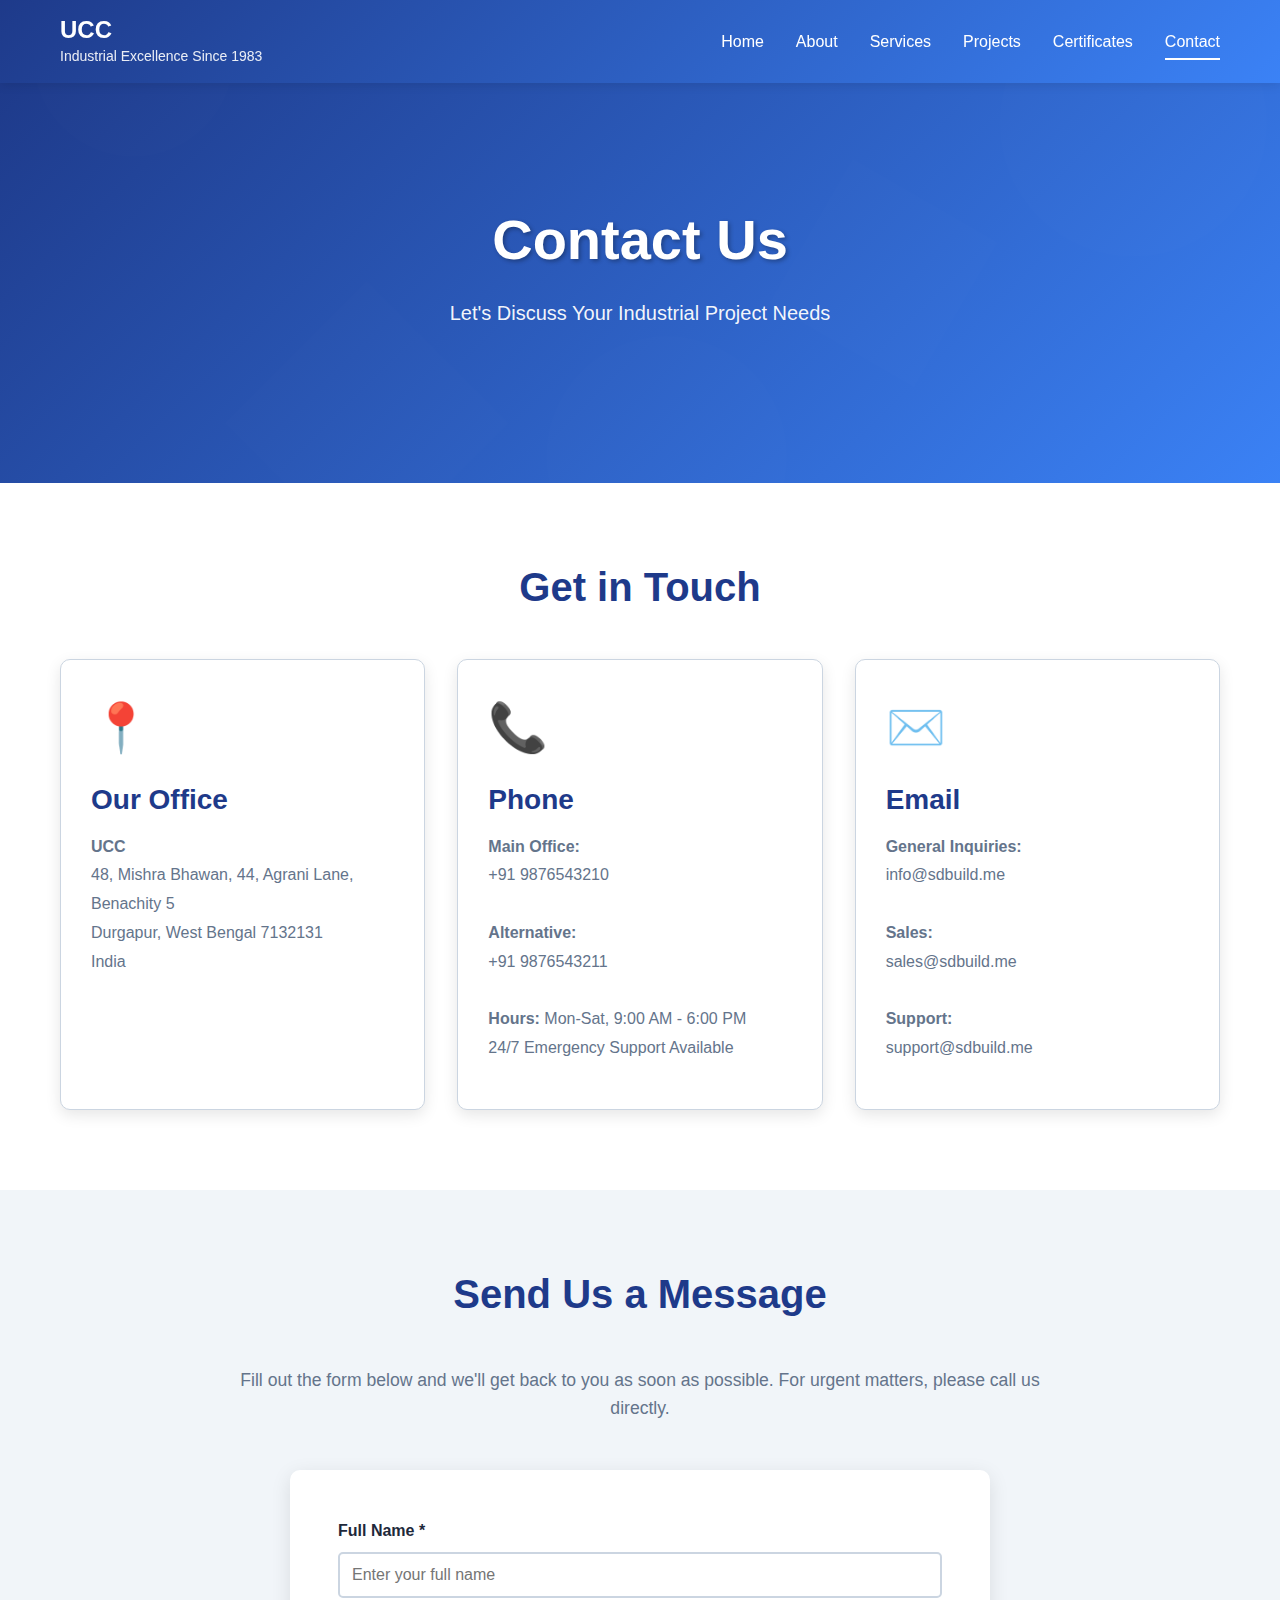
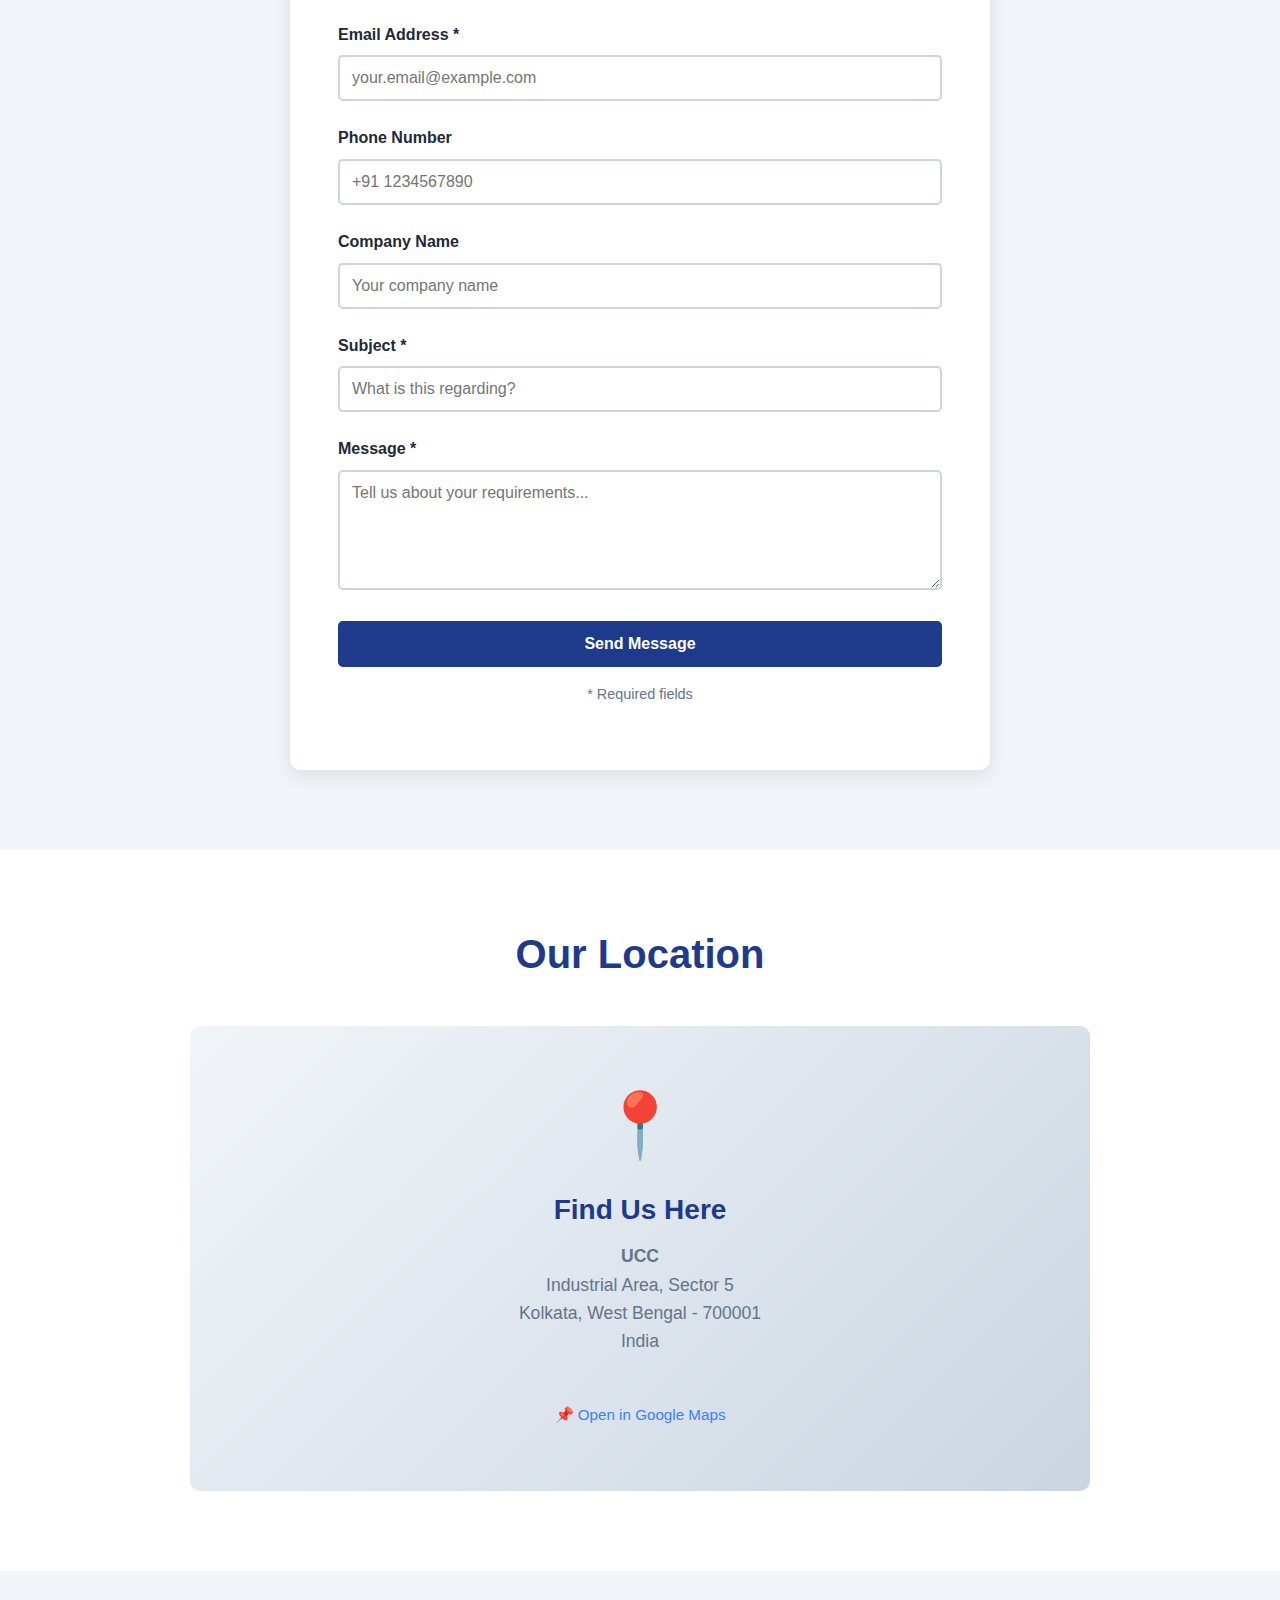
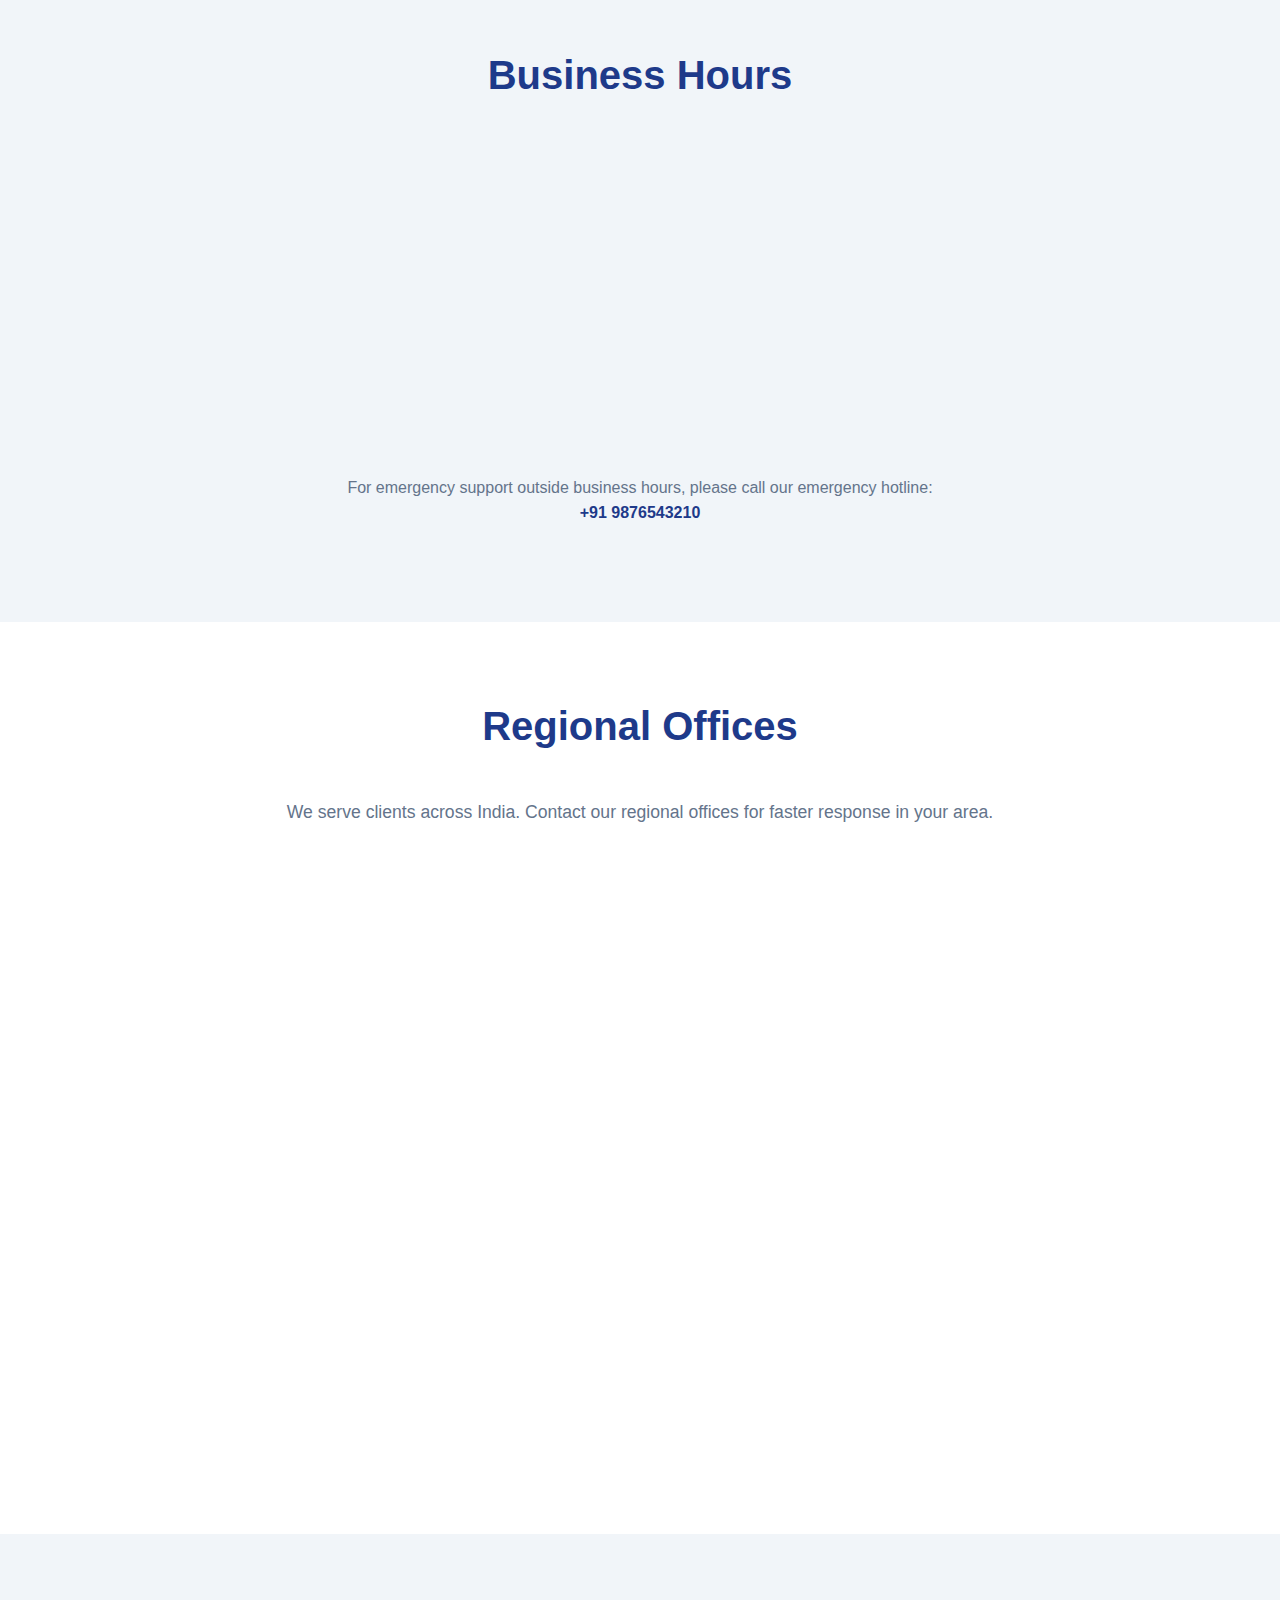
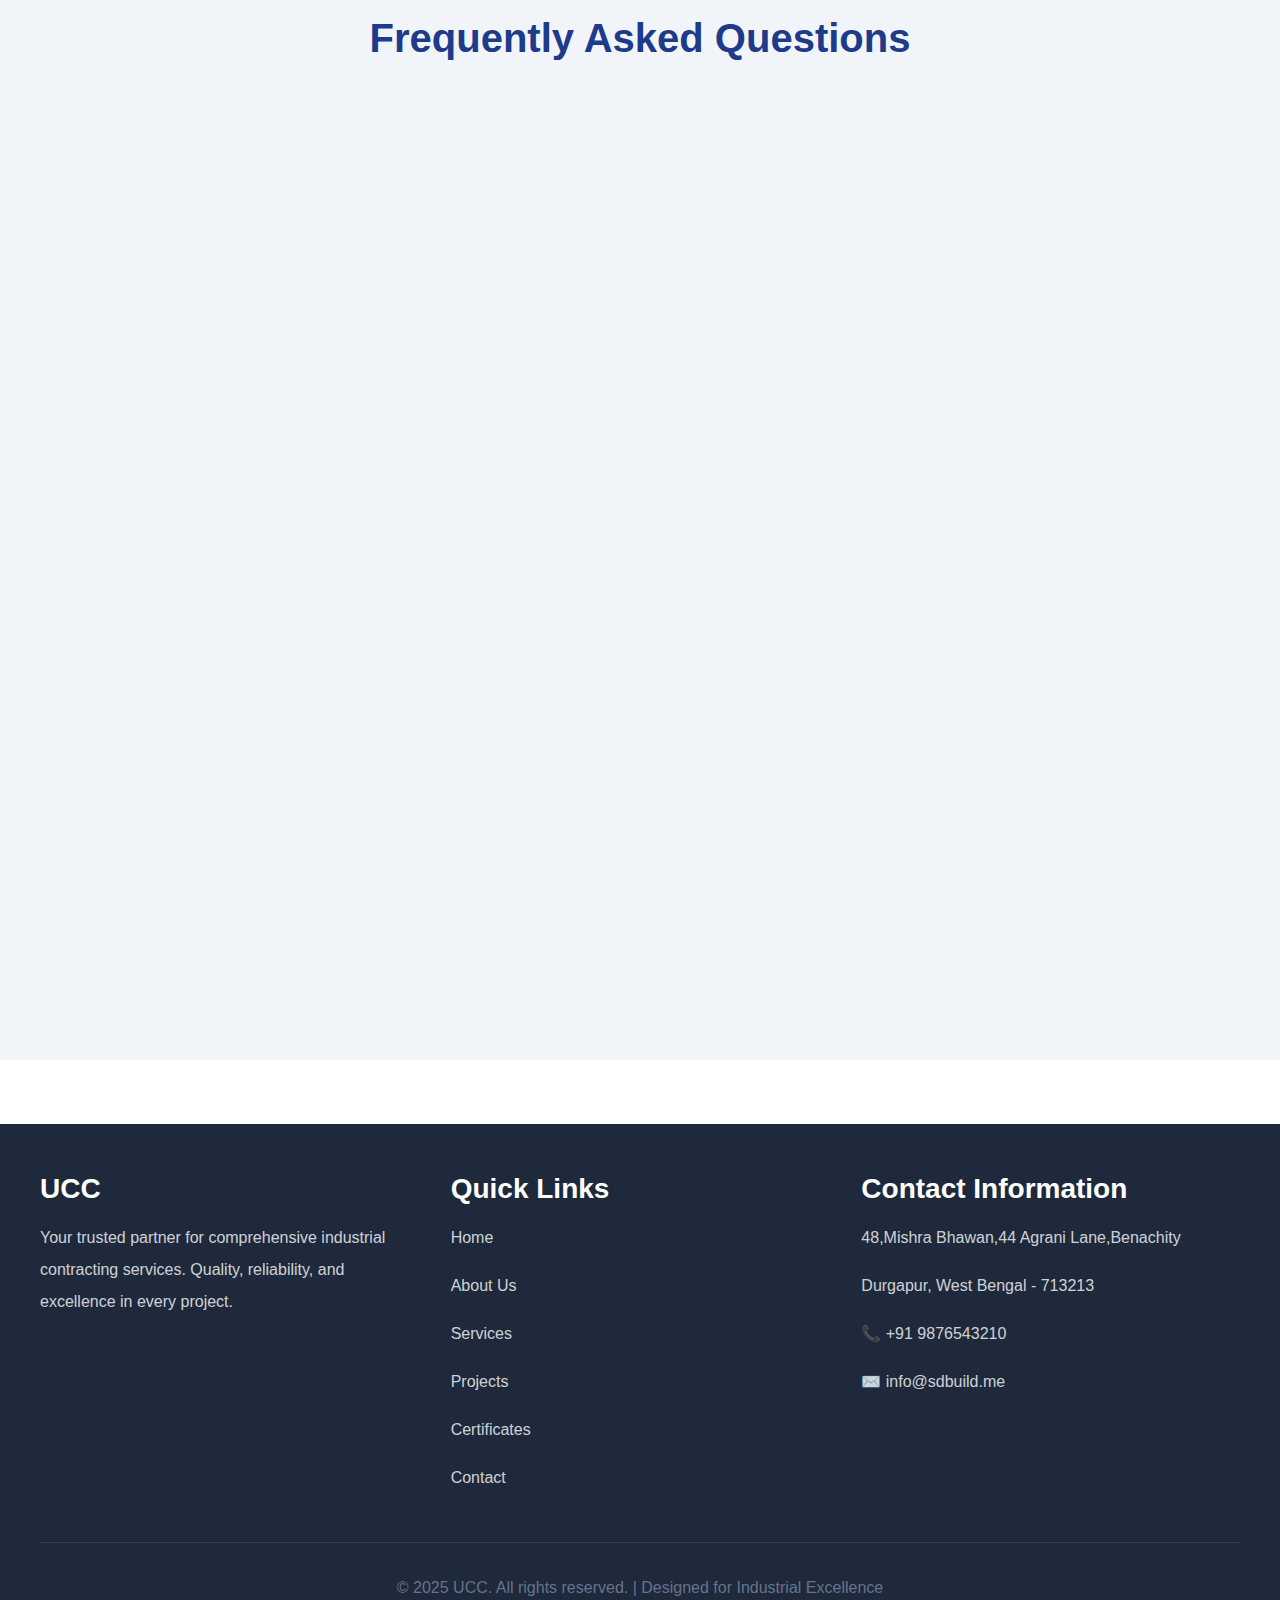
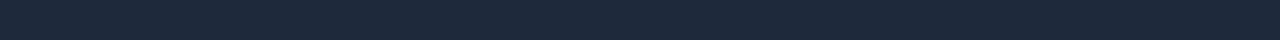
<file: contact.html>
<!DOCTYPE html>
<html lang="en">
<head>
    <meta charset="UTF-8">
    <meta name="viewport" content="width=device-width, initial-scale=1.0">
    <meta name="description" content="Contact UCC for industrial contracting services - Get in touch for quotes and consultations">
    <title>Contact Us - UCC</title>
    <link rel="stylesheet" href="style.css">
</head>
<body>
    <!-- ========================================
         HEADER & NAVIGATION
         ======================================== -->
    <header>
        <div class="header-container">
            <!-- EDIT COMPANY NAME AND TAGLINE HERE -->
            <div class="logo">
                <h1>UCC</h1>
                <p>Industrial Excellence Since 1983</p>
            </div>
            <!-- END EDIT COMPANY NAME -->
            
            <button class="menu-toggle" aria-label="Toggle menu">☰</button>
            
            <nav>
                <ul>
                    <li><a href="index.html">Home</a></li>
                    <li><a href="about.html">About</a></li>
                    <li><a href="services.html">Services</a></li>
                    <li><a href="projects.html">Projects</a></li>
                    <li><a href="certificates.html">Certificates</a></li>
                    <li><a href="contact.html">Contact</a></li>
                </ul>
            </nav>
        </div>
    </header>

    <!-- ========================================
         PAGE HERO
         ======================================== -->
    <section class="hero" style="min-height: 400px; padding: 100px 20px;">
        <div class="hero-content">
            <h1>Contact Us</h1>
            <p>Let's Discuss Your Industrial Project Needs</p>
        </div>
    </section>

    <!-- ========================================
         CONTACT INFORMATION SECTION
         ======================================== -->
    <section class="section-light">
        <div class="container">
            <h2>Get in Touch</h2>
            
            <div class="cards-grid">
                <!-- EDIT CONTACT ADDRESS HERE -->
                <div class="card">
                    <div class="card-icon">📍</div>
                    <h3>Our Office</h3>
                    <p>
                        <strong>UCC</strong><br>
                        48, Mishra Bhawan, 44, Agrani Lane, Benachity 5<br>
                        Durgapur, West Bengal 7132131<br>
                        India
                    </p>
                </div>
                <!-- END EDIT CONTACT ADDRESS -->
                
                <!-- EDIT CONTACT PHONE HERE -->
                <div class="card">
                    <div class="card-icon">📞</div>
                    <h3>Phone</h3>
                    <p>
                        <strong>Main Office:</strong><br>
                        +91 9876543210<br><br>
                        <strong>Alternative:</strong><br>
                        +91 9876543211<br><br>
                        <strong>Hours:</strong> Mon-Sat, 9:00 AM - 6:00 PM<br>
                        24/7 Emergency Support Available
                    </p>
                </div>
                <!-- END EDIT CONTACT PHONE -->
                
                <!-- EDIT CONTACT EMAIL HERE -->
                <div class="card">
                    <div class="card-icon">✉️</div>
                    <h3>Email</h3>
                    <p>
                        <strong>General Inquiries:</strong><br>
                        info@sdbuild.me<br><br>
                        <strong>Sales:</strong><br>
                        sales@sdbuild.me<br><br>
                        <strong>Support:</strong><br>
                        support@sdbuild.me
                    </p>
                </div>
                <!-- END EDIT CONTACT EMAIL -->
            </div>
        </div>
    </section>

    <!-- ========================================
         CONTACT FORM SECTION
         ======================================== -->
    <section class="section-dark">
        <div class="container">
            <h2>Send Us a Message</h2>
            <p class="text-center" style="max-width: 800px; margin: 0 auto 3rem; font-size: 1.1rem; color: #64748b;">
                Fill out the form below and we'll get back to you as soon as possible. For urgent matters, 
                please call us directly.
            </p>
            
            <div style="max-width: 700px; margin: 0 auto; background: white; padding: 3rem; border-radius: 10px; box-shadow: 0 5px 20px rgba(0,0,0,0.1);">
                <form id="contactForm">
                    <div class="form-group">
                        <label for="name">Full Name *</label>
                        <input type="text" id="name" name="name" required placeholder="Enter your full name">
                    </div>
                    
                    <div class="form-group">
                        <label for="email">Email Address *</label>
                        <input type="email" id="email" name="email" required placeholder="your.email@example.com">
                    </div>
                    
                    <div class="form-group">
                        <label for="phone">Phone Number</label>
                        <input type="tel" id="phone" name="phone" placeholder="+91 1234567890">
                    </div>
                    
                    <div class="form-group">
                        <label for="company">Company Name</label>
                        <input type="text" id="company" name="company" placeholder="Your company name">
                    </div>
                    
                    <div class="form-group">
                        <label for="subject">Subject *</label>
                        <input type="text" id="subject" name="subject" required placeholder="What is this regarding?">
                    </div>
                    
                    <div class="form-group">
                        <label for="message">Message *</label>
                        <textarea id="message" name="message" required placeholder="Tell us about your requirements..."></textarea>
                    </div>
                    
                    <button type="submit" class="btn btn-primary" style="width: 100%; cursor: pointer;">
                        Send Message
                    </button>
                    
                    <p style="margin-top: 1rem; font-size: 0.9rem; color: #64748b; text-align: center;">
                        * Required fields
                    </p>
                </form>
            </div>
        </div>
    </section>

    <!-- ========================================
         MAP & LOCATION SECTION
         ======================================== -->
    <section class="section-light">
        <div class="container">
            <!-- EDIT MAP SECTION HERE -->
            <h2>Our Location</h2>
            <div style="max-width: 900px; margin: 0 auto;">
                <div style="background: linear-gradient(135deg, #f1f5f9, #cbd5e1); padding: 3rem; border-radius: 10px; text-align: center; min-height: 400px; display: flex; align-items: center; justify-content: center; flex-direction: column;">
                    <div style="font-size: 4rem; margin-bottom: 1rem;">📍</div>
                    <h3 style="color: #1e3a8a; margin-bottom: 1rem;">Find Us Here</h3>
                    <p style="color: #64748b; font-size: 1.1rem; max-width: 600px;">
                        <strong>UCC</strong><br>
                        Industrial Area, Sector 5<br>
                        Kolkata, West Bengal - 700001<br>
                        India
                    </p>
                    <p style="color: #64748b; margin-top: 2rem; font-size: 0.95rem;">
                        <!-- EDIT: Add Google Maps embed code or link here -->
                        <a href="https://maps.google.com" target="_blank" style="color: #3b82f6; text-decoration: none;">
                            📌 Open in Google Maps
                        </a>
                        <!-- END EDIT Google Maps -->
                    </p>
                </div>
            </div>
            <!-- END EDIT MAP SECTION -->
        </div>
    </section>

    <!-- ========================================
         BUSINESS HOURS SECTION
         ======================================== -->
    <section class="section-dark">
        <div class="container">
            <!-- EDIT BUSINESS HOURS HERE -->
            <h2>Business Hours</h2>
            <div style="max-width: 600px; margin: 0 auto;">
                <div class="card">
                    <table style="width: 100%; border-collapse: collapse;">
                        <tr style="border-bottom: 1px solid #cbd5e1;">
                            <td style="padding: 1rem; font-weight: 600; color: #1e3a8a;">Monday - Friday</td>
                            <td style="padding: 1rem; text-align: right; color: #64748b;">9:00 AM - 6:00 PM</td>
                        </tr>
                        <tr style="border-bottom: 1px solid #cbd5e1;">
                            <td style="padding: 1rem; font-weight: 600; color: #1e3a8a;">Saturday</td>
                            <td style="padding: 1rem; text-align: right; color: #64748b;">9:00 AM - 2:00 PM</td>
                        </tr>
                        <tr style="border-bottom: 1px solid #cbd5e1;">
                            <td style="padding: 1rem; font-weight: 600; color: #1e3a8a;">Sunday</td>
                            <td style="padding: 1rem; text-align: right; color: #64748b;">Closed</td>
                        </tr>
                        <tr>
                            <td style="padding: 1rem; font-weight: 600; color: #1e3a8a;">Emergency Support</td>
                            <td style="padding: 1rem; text-align: right; color: #3b82f6; font-weight: 600;">24/7 Available</td>
                        </tr>
                    </table>
                </div>
                <p class="text-center" style="margin-top: 2rem; color: #64748b;">
                    For emergency support outside business hours, please call our emergency hotline: 
                    <strong style="color: #1e3a8a;">+91 9876543210</strong>
                </p>
            </div>
            <!-- END EDIT BUSINESS HOURS -->
        </div>
    </section>

    <!-- ========================================
         REGIONAL OFFICES SECTION
         ======================================== -->
    <section class="section-light">
        <div class="container">
            <!-- EDIT REGIONAL OFFICES HERE -->
            <h2>Regional Offices</h2>
            <p class="text-center" style="max-width: 800px; margin: 0 auto 3rem; font-size: 1.1rem; color: #64748b;">
                We serve clients across India. Contact our regional offices for faster response in your area.
            </p>
            
            <div class="cards-grid">
                <div class="card">
                    <h3>East Region (Head Office)</h3>
                    <p>
                        <strong>Location:</strong> Kolkata<br>
                        <strong>Coverage:</strong> West Bengal, Odisha, Jharkhand<br>
                        <strong>Phone:</strong> +91 9876543210<br>
                        <strong>Email:</strong> east@sdbuild.me
                    </p>
                </div>
                
                <div class="card">
                    <h3>North Region</h3>
                    <p>
                        <strong>Location:</strong> Delhi NCR<br>
                        <strong>Coverage:</strong> Delhi, UP, Haryana, Punjab<br>
                        <strong>Phone:</strong> +91 9876543212<br>
                        <strong>Email:</strong> north@sdbuild.me
                    </p>
                </div>
                
                <div class="card">
                    <h3>South Region</h3>
                    <p>
                        <strong>Location:</strong> Chennai<br>
                        <strong>Coverage:</strong> Tamil Nadu, Karnataka, AP<br>
                        <strong>Phone:</strong> +91 9876543213<br>
                        <strong>Email:</strong> south@sdbuild.me
                    </p>
                </div>
                
                <div class="card">
                    <h3>West Region</h3>
                    <p>
                        <strong>Location:</strong> Mumbai<br>
                        <strong>Coverage:</strong> Maharashtra, Gujarat, Goa<br>
                        <strong>Phone:</strong> +91 9876543214<br>
                        <strong>Email:</strong> west@sdbuild.me
                    </p>
                </div>
            </div>
            <!-- END EDIT REGIONAL OFFICES -->
        </div>
    </section>

    <!-- ========================================
         FAQ SECTION
         ======================================== -->
    <section class="section-dark">
        <div class="container">
            <!-- EDIT FAQ HERE -->
            <h2>Frequently Asked Questions</h2>
            <div style="max-width: 800px; margin: 0 auto;">
                <div class="card" style="margin-bottom: 1.5rem;">
                    <h3>How quickly can you respond to emergency service requests?</h3>
                    <p>
                        We offer 24/7 emergency support. Our response time for emergency calls is typically 
                        within 2-4 hours depending on your location. Critical situations are prioritized.
                    </p>
                </div>
                
                <div class="card" style="margin-bottom: 1.5rem;">
                    <h3>What areas do you serve?</h3>
                    <p>
                        We provide services across India with regional offices in major cities. Our primary 
                        service areas include West Bengal, Odisha, Jharkhand, and we undertake projects 
                        nationwide for major clients.
                    </p>
                </div>
                
                <div class="card" style="margin-bottom: 1.5rem;">
                    <h3>Do you provide free quotes?</h3>
                    <p>
                        Yes, we provide free, no-obligation quotes for all our services. Contact us with 
                        your requirements and we'll provide a detailed estimate within 24-48 hours.
                    </p>
                </div>
                
                <div class="card" style="margin-bottom: 1.5rem;">
                    <h3>What payment terms do you offer?</h3>
                    <p>
                        We offer flexible payment terms based on project size and duration. Typical terms 
                        include advance payment, milestone-based payments, and post-completion payment options.
                    </p>
                </div>
            </div>
            <!-- END EDIT FAQ -->
        </div>
    </section>

    <!-- ========================================
         FOOTER
         ======================================== -->
    <footer>
        <div class="footer-content">
            <div class="footer-section">
                <h3>UCC</h3>
                <p>Your trusted partner for comprehensive industrial contracting services. Quality, reliability, and excellence in every project.</p>
            </div>
            
            <div class="footer-section">
                <h3>Quick Links</h3>
                <p><a href="index.html">Home</a></p>
                <p><a href="about.html">About Us</a></p>
                <p><a href="services.html">Services</a></p>
                <p><a href="projects.html">Projects</a></p>
                <p><a href="certificates.html">Certificates</a></p>
                <p><a href="contact.html">Contact</a></p>
            </div>
            
           <div class="footer-section">
                <h3>Contact Information</h3>
                <p>48,Mishra Bhawan,44 Agrani Lane,Benachity</p>
                <p>Durgapur, West Bengal - 713213</p>
                <p>📞 +91 9876543210</p>
                <p>✉️ info@sdbuild.me</p>
            </div>
        </div>
        
        <div class="footer-bottom">
            <p>&copy; 2025 UCC. All rights reserved. | Designed for Industrial Excellence</p>
        </div>
    </footer>

    <script src="script.js"></script>
</body>
</html>
</file>
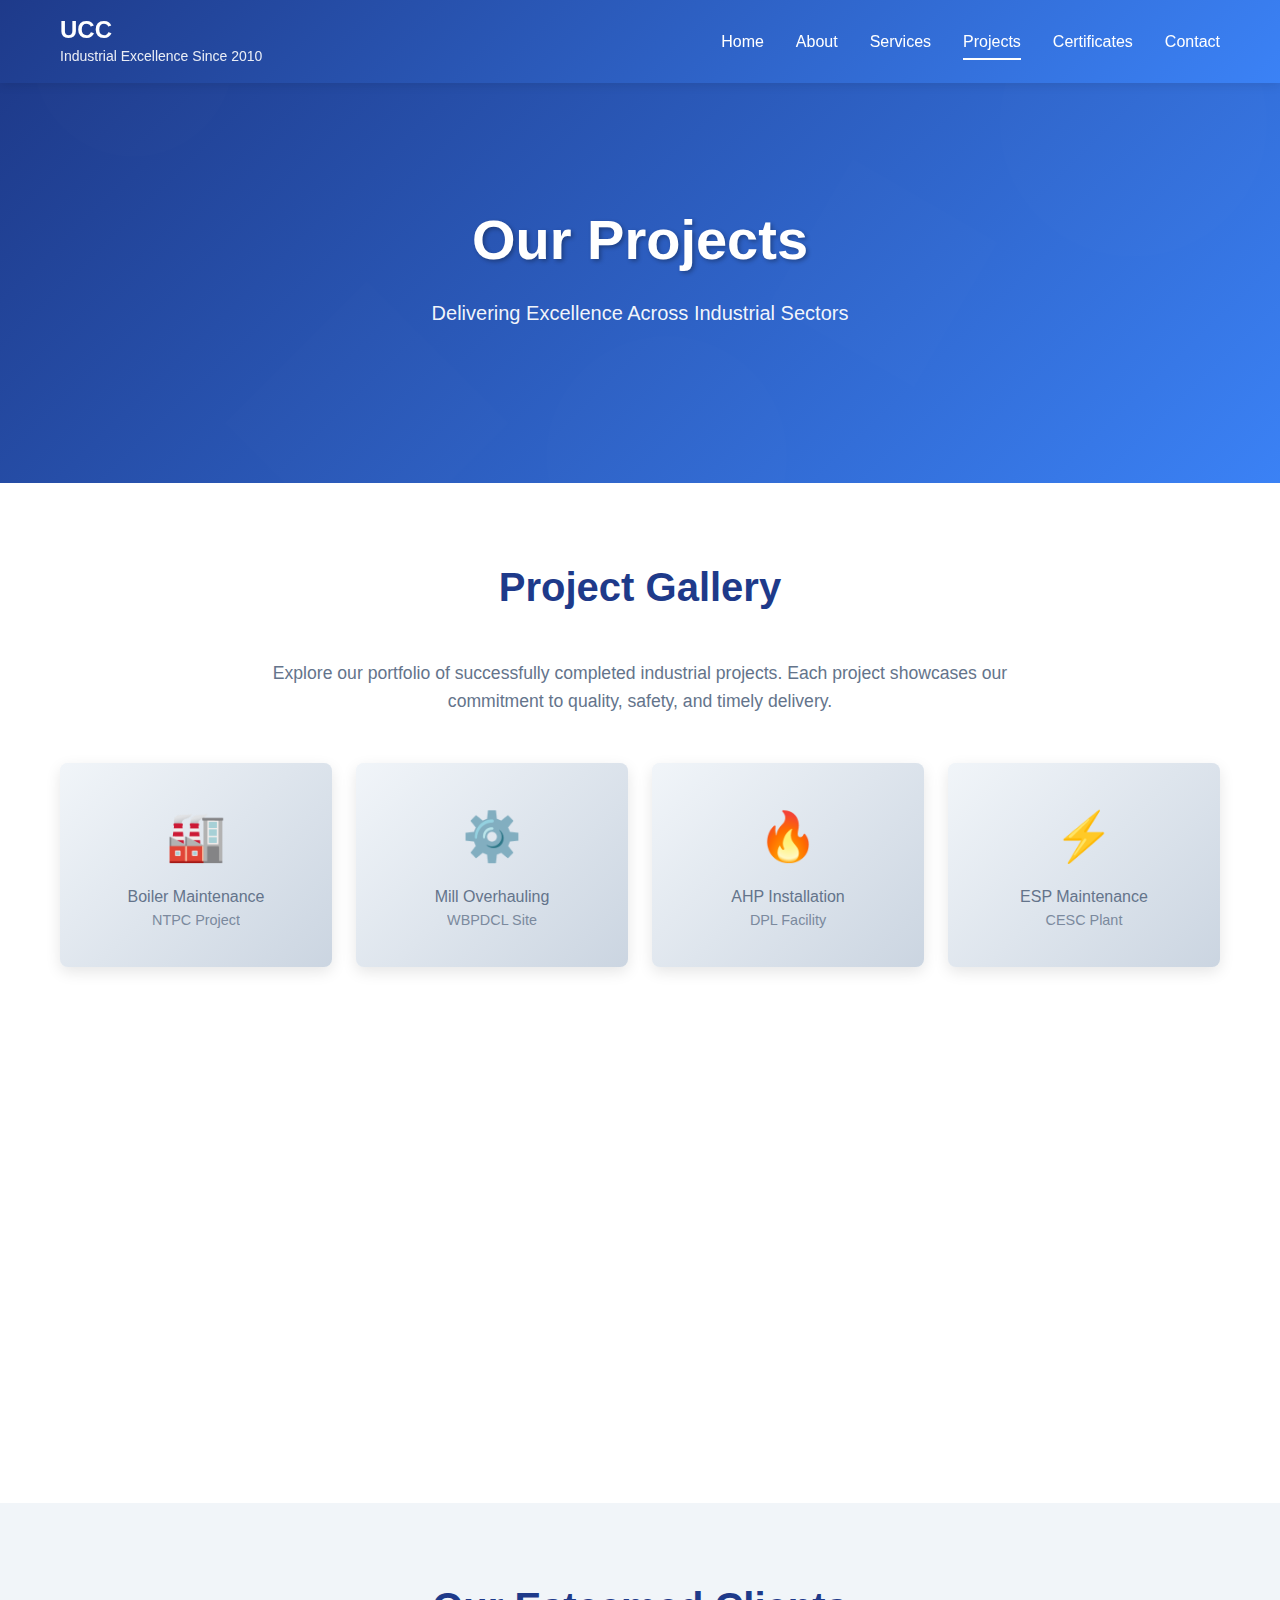
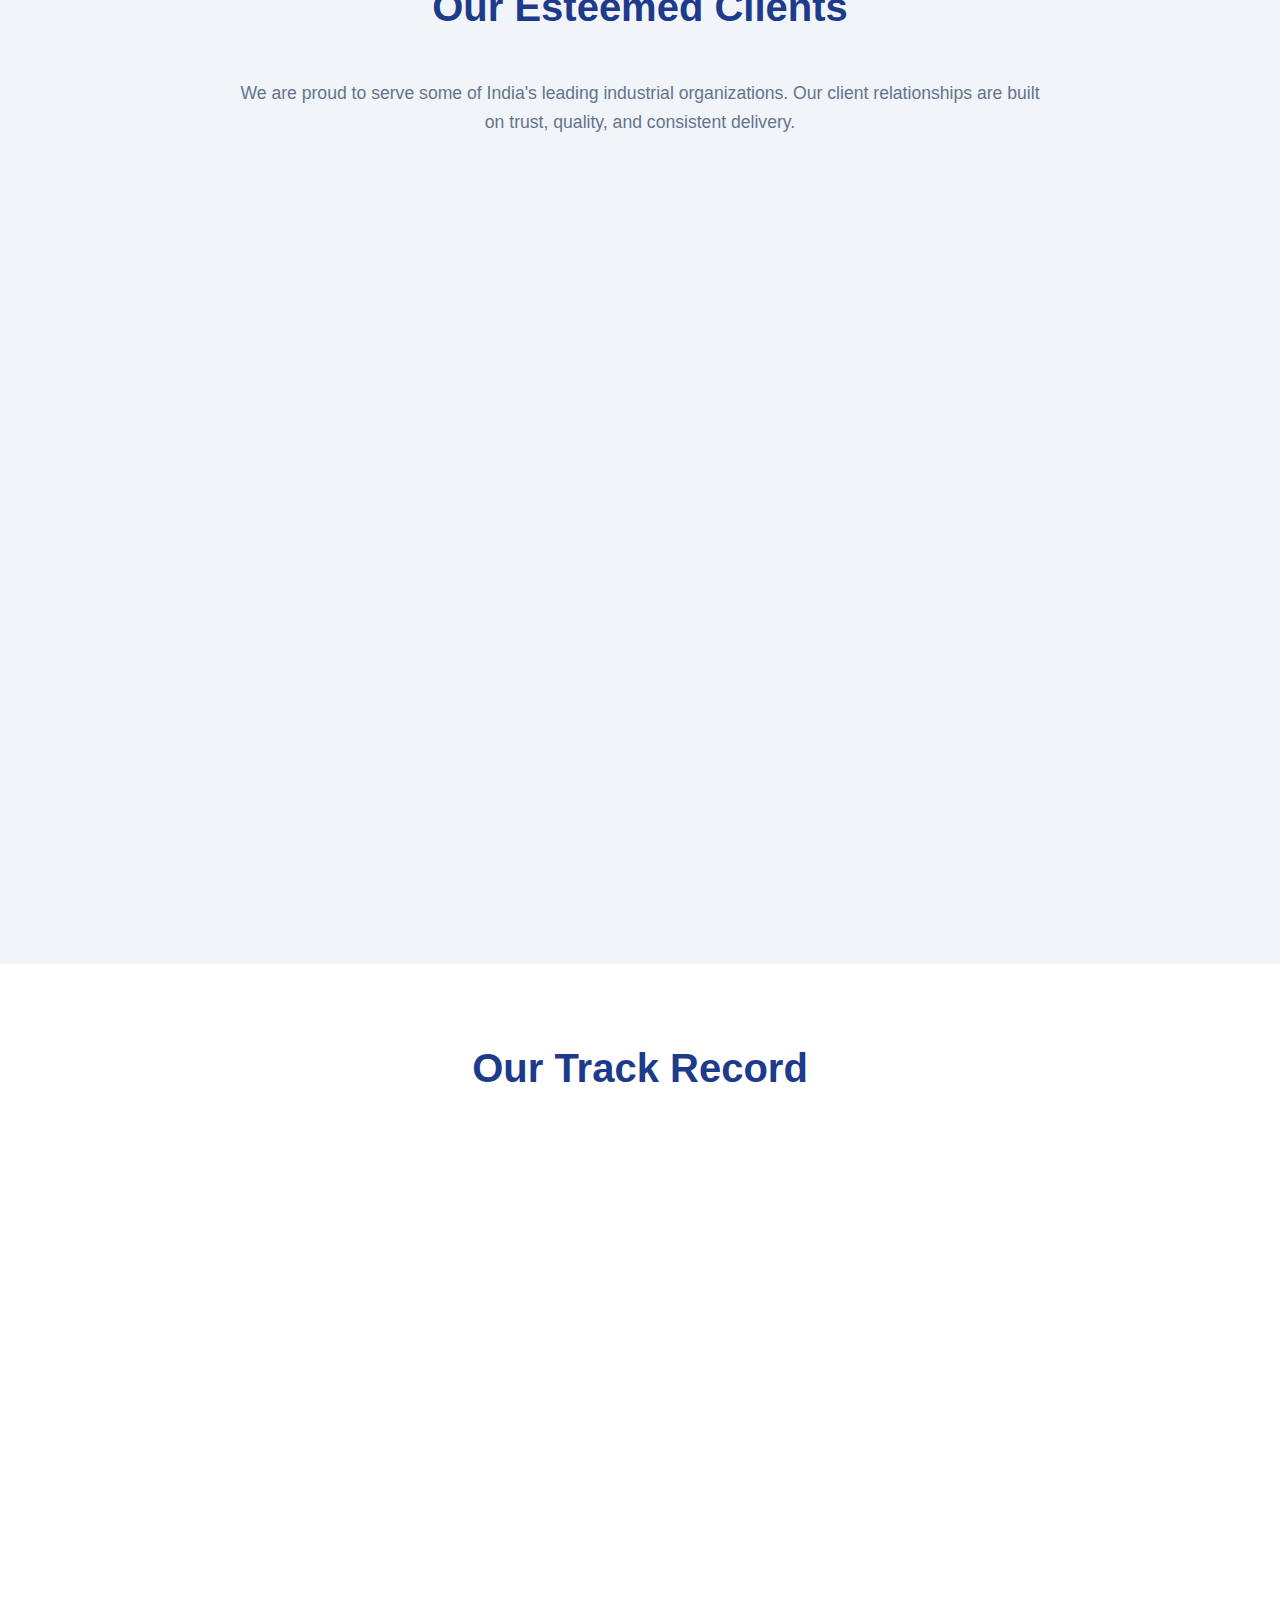
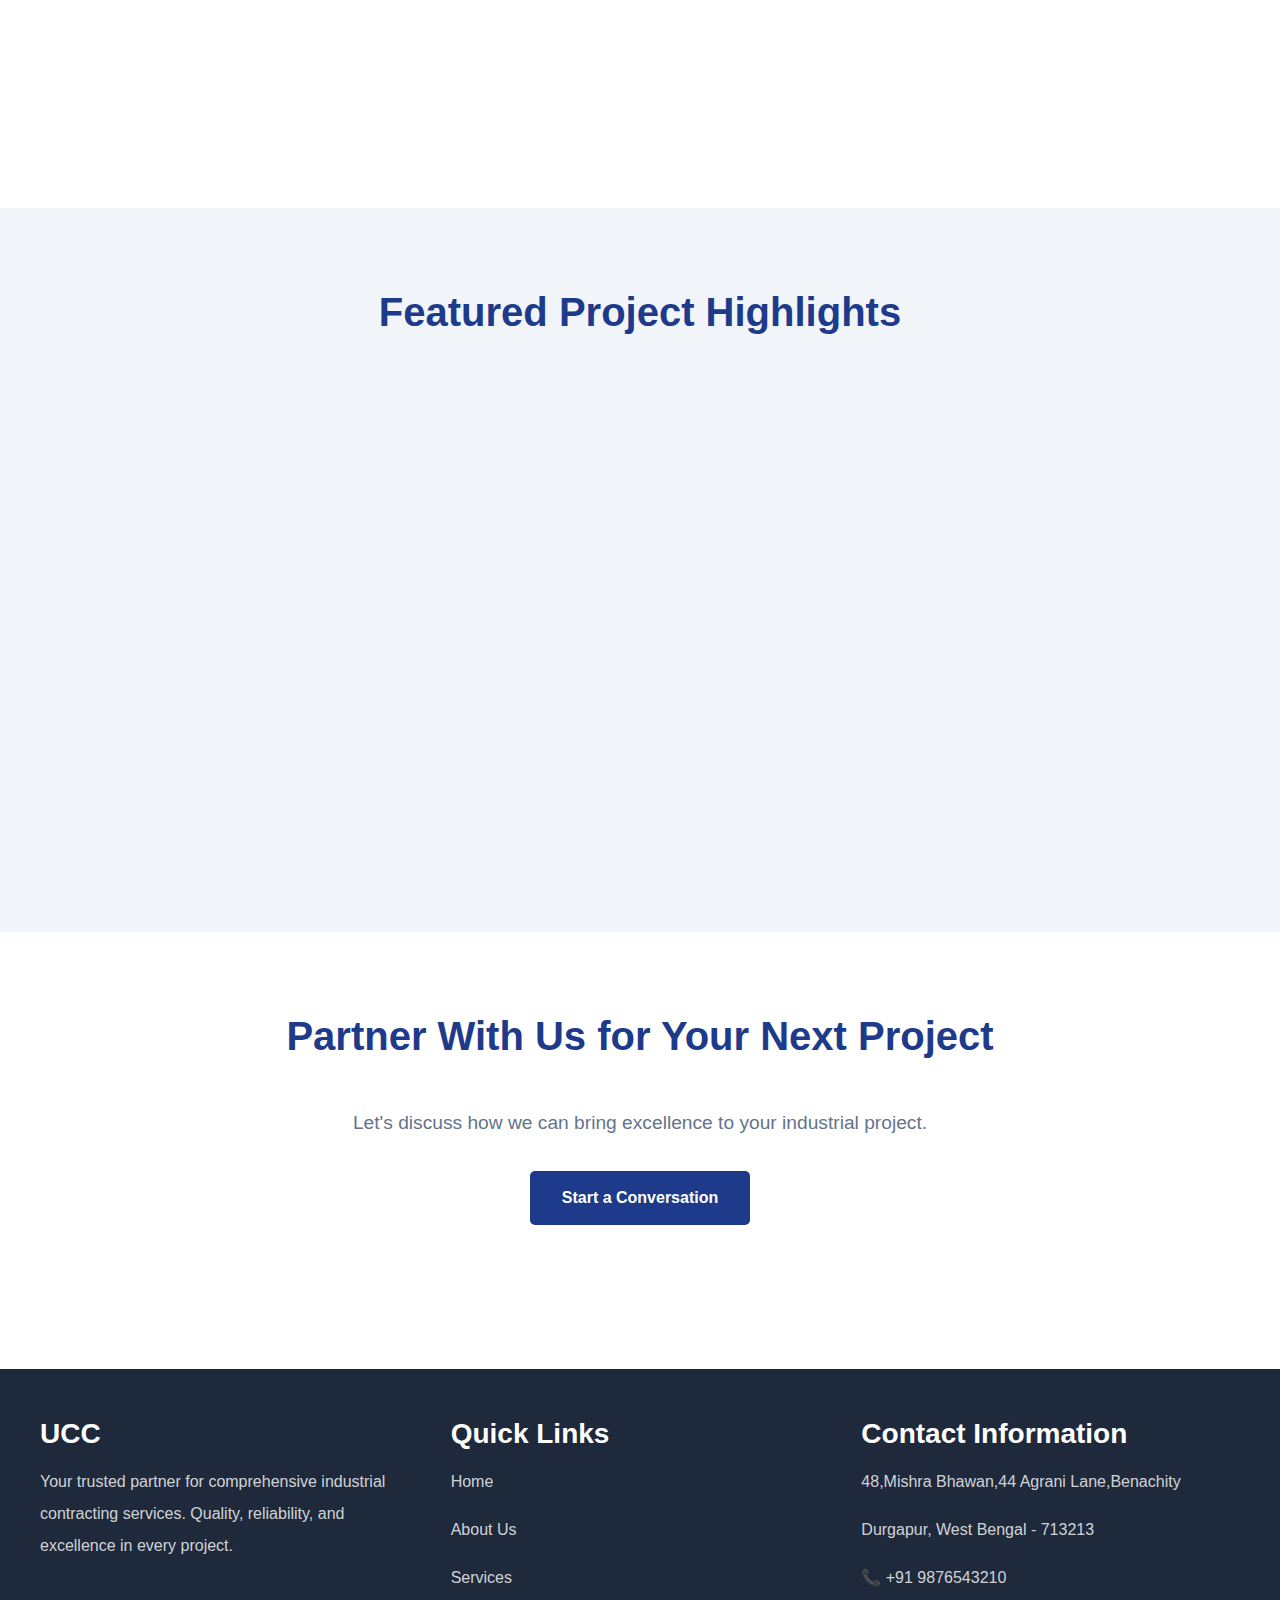
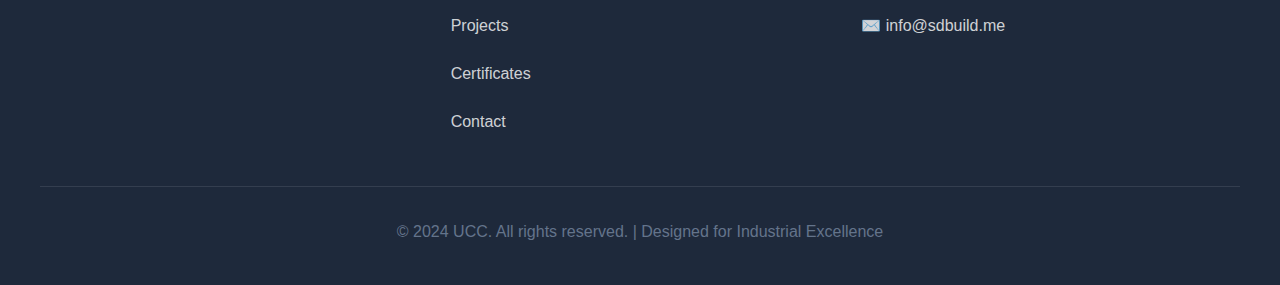
<file: projects.html>
<!DOCTYPE html>
<html lang="en">
<head>
    <meta charset="UTF-8">
    <meta name="viewport" content="width=device-width, initial-scale=1.0">
    <meta name="description" content="UCC project portfolio - Industrial projects for NTPC, WBPDCL, DPL and other major clients">
    <title>Our Projects - UCC</title>
    <link rel="stylesheet" href="style.css">
</head>
<body>
    <!-- ========================================
         HEADER & NAVIGATION
         ======================================== -->
    <header>
        <div class="header-container">
            <!-- EDIT COMPANY NAME AND TAGLINE HERE -->
            <div class="logo">
                <h1>UCC</h1>
                <p>Industrial Excellence Since 2010</p>
            </div>
            <!-- END EDIT COMPANY NAME -->
            
            <button class="menu-toggle" aria-label="Toggle menu">☰</button>
            
            <nav>
                <ul>
                    <li><a href="index.html">Home</a></li>
                    <li><a href="about.html">About</a></li>
                    <li><a href="services.html">Services</a></li>
                    <li><a href="projects.html">Projects</a></li>
                    <li><a href="certificates.html">Certificates</a></li>
                    <li><a href="contact.html">Contact</a></li>
                </ul>
            </nav>
        </div>
    </header>

    <!-- ========================================
         PAGE HERO
         ======================================== -->
    <section class="hero" style="min-height: 400px; padding: 100px 20px;">
        <div class="hero-content">
            <h1>Our Projects</h1>
            <p>Delivering Excellence Across Industrial Sectors</p>
        </div>
    </section>

    <!-- ========================================
         PROJECTS GALLERY SECTION
         ======================================== -->
    <section class="section-light">
        <div class="container">
            <h2>Project Gallery</h2>
            <p class="text-center" style="max-width: 800px; margin: 0 auto 3rem; font-size: 1.1rem; color: #64748b;">
                Explore our portfolio of successfully completed industrial projects. Each project showcases our 
                commitment to quality, safety, and timely delivery.
            </p>
            
            <!-- EDIT PROJECT GALLERY IMAGES HERE -->
            <div class="gallery-grid">
                <div class="gallery-item">
                    <div class="gallery-placeholder">
                        <div style="text-align: center;">
                            <div style="font-size: 3rem; margin-bottom: 0.5rem;">🏭</div>
                            <div>Boiler Maintenance</div>
                            <div style="font-size: 0.9rem; opacity: 0.8;">NTPC Project</div>
                        </div>
                    </div>
                </div>
                
                <div class="gallery-item">
                    <div class="gallery-placeholder">
                        <div style="text-align: center;">
                            <div style="font-size: 3rem; margin-bottom: 0.5rem;">⚙️</div>
                            <div>Mill Overhauling</div>
                            <div style="font-size: 0.9rem; opacity: 0.8;">WBPDCL Site</div>
                        </div>
                    </div>
                </div>
                
                <div class="gallery-item">
                    <div class="gallery-placeholder">
                        <div style="text-align: center;">
                            <div style="font-size: 3rem; margin-bottom: 0.5rem;">🔥</div>
                            <div>AHP Installation</div>
                            <div style="font-size: 0.9rem; opacity: 0.8;">DPL Facility</div>
                        </div>
                    </div>
                </div>
                
                <div class="gallery-item">
                    <div class="gallery-placeholder">
                        <div style="text-align: center;">
                            <div style="font-size: 3rem; margin-bottom: 0.5rem;">⚡</div>
                            <div>ESP Maintenance</div>
                            <div style="font-size: 0.9rem; opacity: 0.8;">CESC Plant</div>
                        </div>
                    </div>
                </div>
                
                <div class="gallery-item">
                    <div class="gallery-placeholder">
                        <div style="text-align: center;">
                            <div style="font-size: 3rem; margin-bottom: 0.5rem;">🔧</div>
                            <div>APH Services</div>
                            <div style="font-size: 0.9rem; opacity: 0.8;">Adani Power</div>
                        </div>
                    </div>
                </div>
                
                <div class="gallery-item">
                    <div class="gallery-placeholder">
                        <div style="text-align: center;">
                            <div style="font-size: 3rem; margin-bottom: 0.5rem;">🏗️</div>
                            <div>Hoist Installation</div>
                            <div style="font-size: 0.9rem; opacity: 0.8;">Tata Power</div>
                        </div>
                    </div>
                </div>
                
                <div class="gallery-item">
                    <div class="gallery-placeholder">
                        <div style="text-align: center;">
                            <div style="font-size: 3rem; margin-bottom: 0.5rem;">🔨</div>
                            <div>Structural Work</div>
                            <div style="font-size: 0.9rem; opacity: 0.8;">Jindal Steel</div>
                        </div>
                    </div>
                </div>
                
                <div class="gallery-item">
                    <div class="gallery-placeholder">
                        <div style="text-align: center;">
                            <div style="font-size: 3rem; margin-bottom: 0.5rem;">🎯</div>
                            <div>Complete Overhaul</div>
                            <div style="font-size: 0.9rem; opacity: 0.8;">ACC Cement</div>
                        </div>
                    </div>
                </div>
                
                <div class="gallery-item">
                    <div class="gallery-placeholder">
                        <div style="text-align: center;">
                            <div style="font-size: 3rem; margin-bottom: 0.5rem;">🌡️</div>
                            <div>Thermal Systems</div>
                            <div style="font-size: 0.9rem; opacity: 0.8;">Multi-site Project</div>
                        </div>
                    </div>
                </div>
            </div>
            <!-- END EDIT PROJECT GALLERY IMAGES -->
            
            <!-- EDIT: To add real images, replace the gallery-placeholder divs with:
            <img src="assets/project-1.jpg" alt="Project description">
            -->
        </div>
    </section>

    <!-- ========================================
         MAJOR CLIENTS SECTION
         ======================================== -->
    <section class="section-dark">
        <div class="container">
            <!-- EDIT CLIENT LIST HERE -->
            <h2>Our Esteemed Clients</h2>
            <p class="text-center" style="max-width: 800px; margin: 0 auto 3rem; font-size: 1.1rem; color: #64748b;">
                We are proud to serve some of India's leading industrial organizations. Our client relationships 
                are built on trust, quality, and consistent delivery.
            </p>
            
            <div class="client-grid">
                <div class="client-item">
                    <div style="font-size: 2rem; margin-bottom: 0.5rem;">🏭</div>
                    <strong>NTPC</strong>
                    <div style="font-size: 0.85rem; margin-top: 0.25rem; opacity: 0.8;">National Thermal Power Corporation</div>
                </div>
                
                <div class="client-item">
                    <div style="font-size: 2rem; margin-bottom: 0.5rem;">⚡</div>
                    <strong>WBPDCL</strong>
                    <div style="font-size: 0.85rem; margin-top: 0.25rem; opacity: 0.8;">West Bengal Power Development Corporation</div>
                </div>
                
                <div class="client-item">
                    <div style="font-size: 2rem; margin-bottom: 0.5rem;">🔌</div>
                    <strong>DPL</strong>
                    <div style="font-size: 0.85rem; margin-top: 0.25rem; opacity: 0.8;">Durgapur Projects Limited</div>
                </div>
                
                <div class="client-item">
                    <div style="font-size: 2rem; margin-bottom: 0.5rem;">💡</div>
                    <strong>CESC Limited</strong>
                    <div style="font-size: 0.85rem; margin-top: 0.25rem; opacity: 0.8;">Calcutta Electric Supply Corporation</div>
                </div>
                
                <div class="client-item">
                    <div style="font-size: 2rem; margin-bottom: 0.5rem;">⚙️</div>
                    <strong>Adani Power</strong>
                    <div style="font-size: 0.85rem; margin-top: 0.25rem; opacity: 0.8;">Leading Power Generation Company</div>
                </div>
                
                <div class="client-item">
                    <div style="font-size: 2rem; margin-bottom: 0.5rem;">🌟</div>
                    <strong>Tata Power</strong>
                    <div style="font-size: 0.85rem; margin-top: 0.25rem; opacity: 0.8;">Integrated Power Company</div>
                </div>
                
                <div class="client-item">
                    <div style="font-size: 2rem; margin-bottom: 0.5rem;">🏗️</div>
                    <strong>Jindal Steel</strong>
                    <div style="font-size: 0.85rem; margin-top: 0.25rem; opacity: 0.8;">Steel Manufacturing Leader</div>
                </div>
                
                <div class="client-item">
                    <div style="font-size: 2rem; margin-bottom: 0.5rem;">🏭</div>
                    <strong>ACC Cement</strong>
                    <div style="font-size: 0.85rem; margin-top: 0.25rem; opacity: 0.8;">Cement Manufacturing Giant</div>
                </div>
                
                <div class="client-item">
                    <div style="font-size: 2rem; margin-bottom: 0.5rem;">🔥</div>
                    <strong>JSW Steel</strong>
                    <div style="font-size: 0.85rem; margin-top: 0.25rem; opacity: 0.8;">Integrated Steel Producer</div>
                </div>
                
                <div class="client-item">
                    <div style="font-size: 2rem; margin-bottom: 0.5rem;">⚡</div>
                    <strong>Reliance Power</strong>
                    <div style="font-size: 0.85rem; margin-top: 0.25rem; opacity: 0.8;">Power Generation & Distribution</div>
                </div>
                
                <div class="client-item">
                    <div style="font-size: 2rem; margin-bottom: 0.5rem;">🏗️</div>
                    <strong>Hindalco Industries</strong>
                    <div style="font-size: 0.85rem; margin-top: 0.25rem; opacity: 0.8;">Aluminum & Copper Leader</div>
                </div>
                
                <div class="client-item">
                    <div style="font-size: 2rem; margin-bottom: 0.5rem;">💼</div>
                    <strong>Ultratech Cement</strong>
                    <div style="font-size: 0.85rem; margin-top: 0.25rem; opacity: 0.8;">India's Largest Cement Company</div>
                </div>
            </div>
            <!-- END EDIT CLIENT LIST -->
            
            <!-- EDIT: To add more clients, copy the client-item div structure above -->
        </div>
    </section>

    <!-- ========================================
         PROJECT STATISTICS SECTION
         ======================================== -->
    <section class="section-light">
        <div class="container">
            <!-- EDIT PROJECT STATISTICS HERE -->
            <h2>Our Track Record</h2>
            <div class="cards-grid">
                <div class="card text-center">
                    <div style="font-size: 3rem; color: #3b82f6; font-weight: bold; margin-bottom: 1rem;">500+</div>
                    <h3>Projects Completed</h3>
                    <p>Successfully delivered industrial projects across various sectors</p>
                </div>
                
                <div class="card text-center">
                    <div style="font-size: 3rem; color: #3b82f6; font-weight: bold; margin-bottom: 1rem;">50+</div>
                    <h3>Major Clients</h3>
                    <p>Trusted by leading industrial organizations nationwide</p>
                </div>
                
                <div class="card text-center">
                    <div style="font-size: 3rem; color: #3b82f6; font-weight: bold; margin-bottom: 1rem;">14+</div>
                    <h3>Years Experience</h3>
                    <p>Over a decade of excellence in industrial contracting</p>
                </div>
                
                <div class="card text-center">
                    <div style="font-size: 3rem; color: #3b82f6; font-weight: bold; margin-bottom: 1rem;">100%</div>
                    <h3>Client Satisfaction</h3>
                    <p>Committed to exceeding client expectations on every project</p>
                </div>
            </div>
            <!-- END EDIT PROJECT STATISTICS -->
        </div>
    </section>

    <!-- ========================================
         PROJECT HIGHLIGHTS SECTION
         ======================================== -->
    <section class="section-dark">
        <div class="container">
            <!-- EDIT PROJECT HIGHLIGHTS HERE -->
            <h2>Featured Project Highlights</h2>
            
            <div class="cards-grid">
                <div class="card">
                    <h3>NTPC Boiler Maintenance Project</h3>
                    <p><strong>Client:</strong> NTPC</p>
                    <p><strong>Duration:</strong> 6 months</p>
                    <p><strong>Scope:</strong> Complete boiler maintenance and overhauling for 500MW unit</p>
                    <p style="margin-top: 1rem;">
                        Successfully completed comprehensive maintenance including tube replacement, 
                        pressure parts inspection, and efficiency optimization. Project delivered on time 
                        with zero safety incidents.
                    </p>
                </div>
                
                <div class="card">
                    <h3>WBPDCL Mill Overhauling</h3>
                    <p><strong>Client:</strong> WBPDCL</p>
                    <p><strong>Duration:</strong> 4 months</p>
                    <p><strong>Scope:</strong> Coal mill and raw mill complete overhauling</p>
                    <p style="margin-top: 1rem;">
                        Executed major overhaul of coal mills including replacement of grinding elements, 
                        bearings, and drive systems. Achieved 20% improvement in mill efficiency 
                        post-completion.
                    </p>
                </div>
                
                <div class="card">
                    <h3>DPL ESP & AHP Annual Maintenance</h3>
                    <p><strong>Client:</strong> DPL</p>
                    <p><strong>Duration:</strong> 12 months (AMC)</p>
                    <p><strong>Scope:</strong> Annual maintenance for ESP and AHP systems</p>
                    <p style="margin-top: 1rem;">
                        Ongoing AMC covering preventive maintenance, emergency repairs, and performance 
                        monitoring. Reduced unplanned downtime by 40% in the first year.
                    </p>
                </div>
            </div>
            <!-- END EDIT PROJECT HIGHLIGHTS -->
        </div>
    </section>

    <!-- ========================================
         CALL TO ACTION
         ======================================== -->
    <section class="section-light">
        <div class="container text-center">
            <h2>Partner With Us for Your Next Project</h2>
            <p style="font-size: 1.2rem; margin-bottom: 2rem; color: #64748b;">
                Let's discuss how we can bring excellence to your industrial project.
            </p>
            <a href="contact.html" class="btn btn-primary">Start a Conversation</a>
        </div>
    </section>

    <!-- ========================================
         FOOTER
         ======================================== -->
    <footer>
        <div class="footer-content">
            <div class="footer-section">
                <h3>UCC</h3>
                <p>Your trusted partner for comprehensive industrial contracting services. Quality, reliability, and excellence in every project.</p>
            </div>
            
            <div class="footer-section">
                <h3>Quick Links</h3>
                <p><a href="index.html">Home</a></p>
                <p><a href="about.html">About Us</a></p>
                <p><a href="services.html">Services</a></p>
                <p><a href="projects.html">Projects</a></p>
                <p><a href="certificates.html">Certificates</a></p>
                <p><a href="contact.html">Contact</a></p>
            </div>
            
            <div class="footer-section">
                <h3>Contact Information</h3>
                <p>48,Mishra Bhawan,44 Agrani Lane,Benachity</p>
                <p>Durgapur, West Bengal - 713213</p>
                <p>📞 +91 9876543210</p>
                <p>✉️ info@sdbuild.me</p>
            </div>
        </div>
        
        <div class="footer-bottom">
            <p>&copy; 2024 UCC. All rights reserved. | Designed for Industrial Excellence</p>
        </div>
    </footer>

    <script src="script.js"></script>
</body>
</html>
</file>
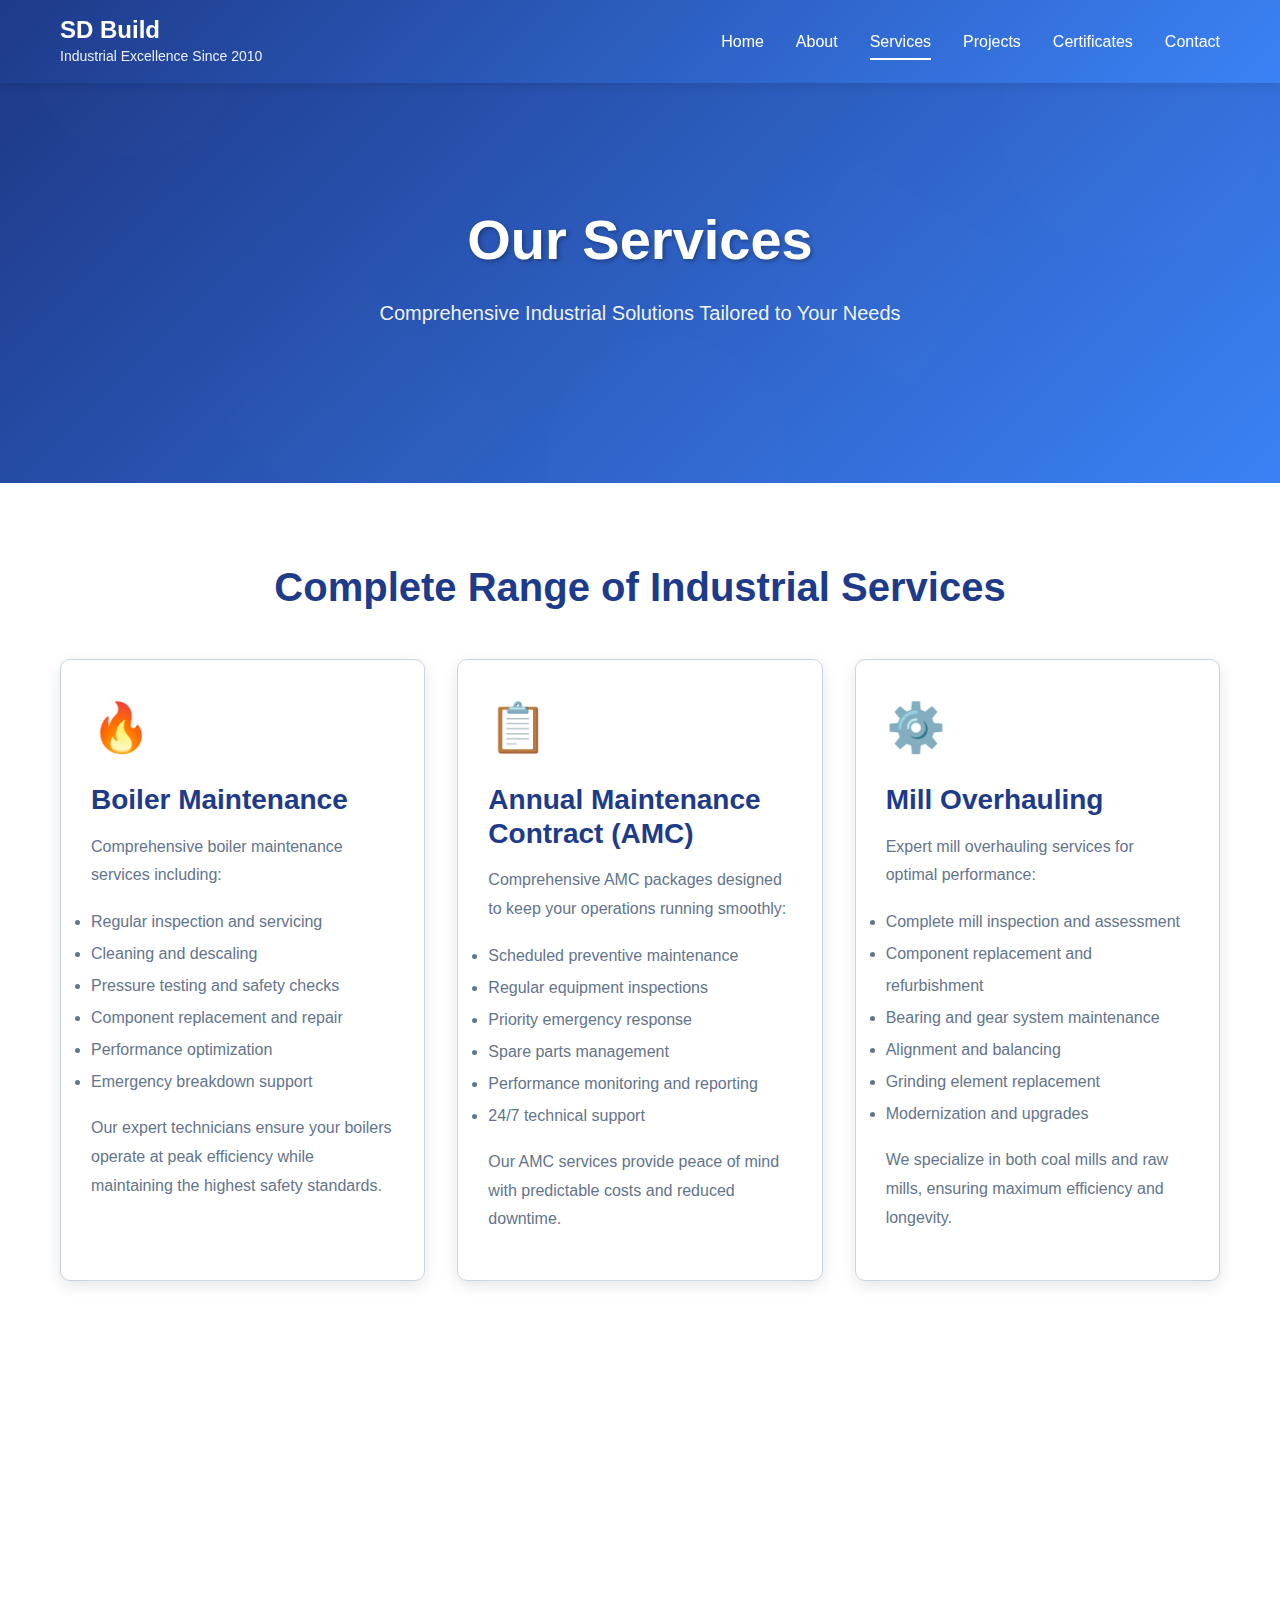
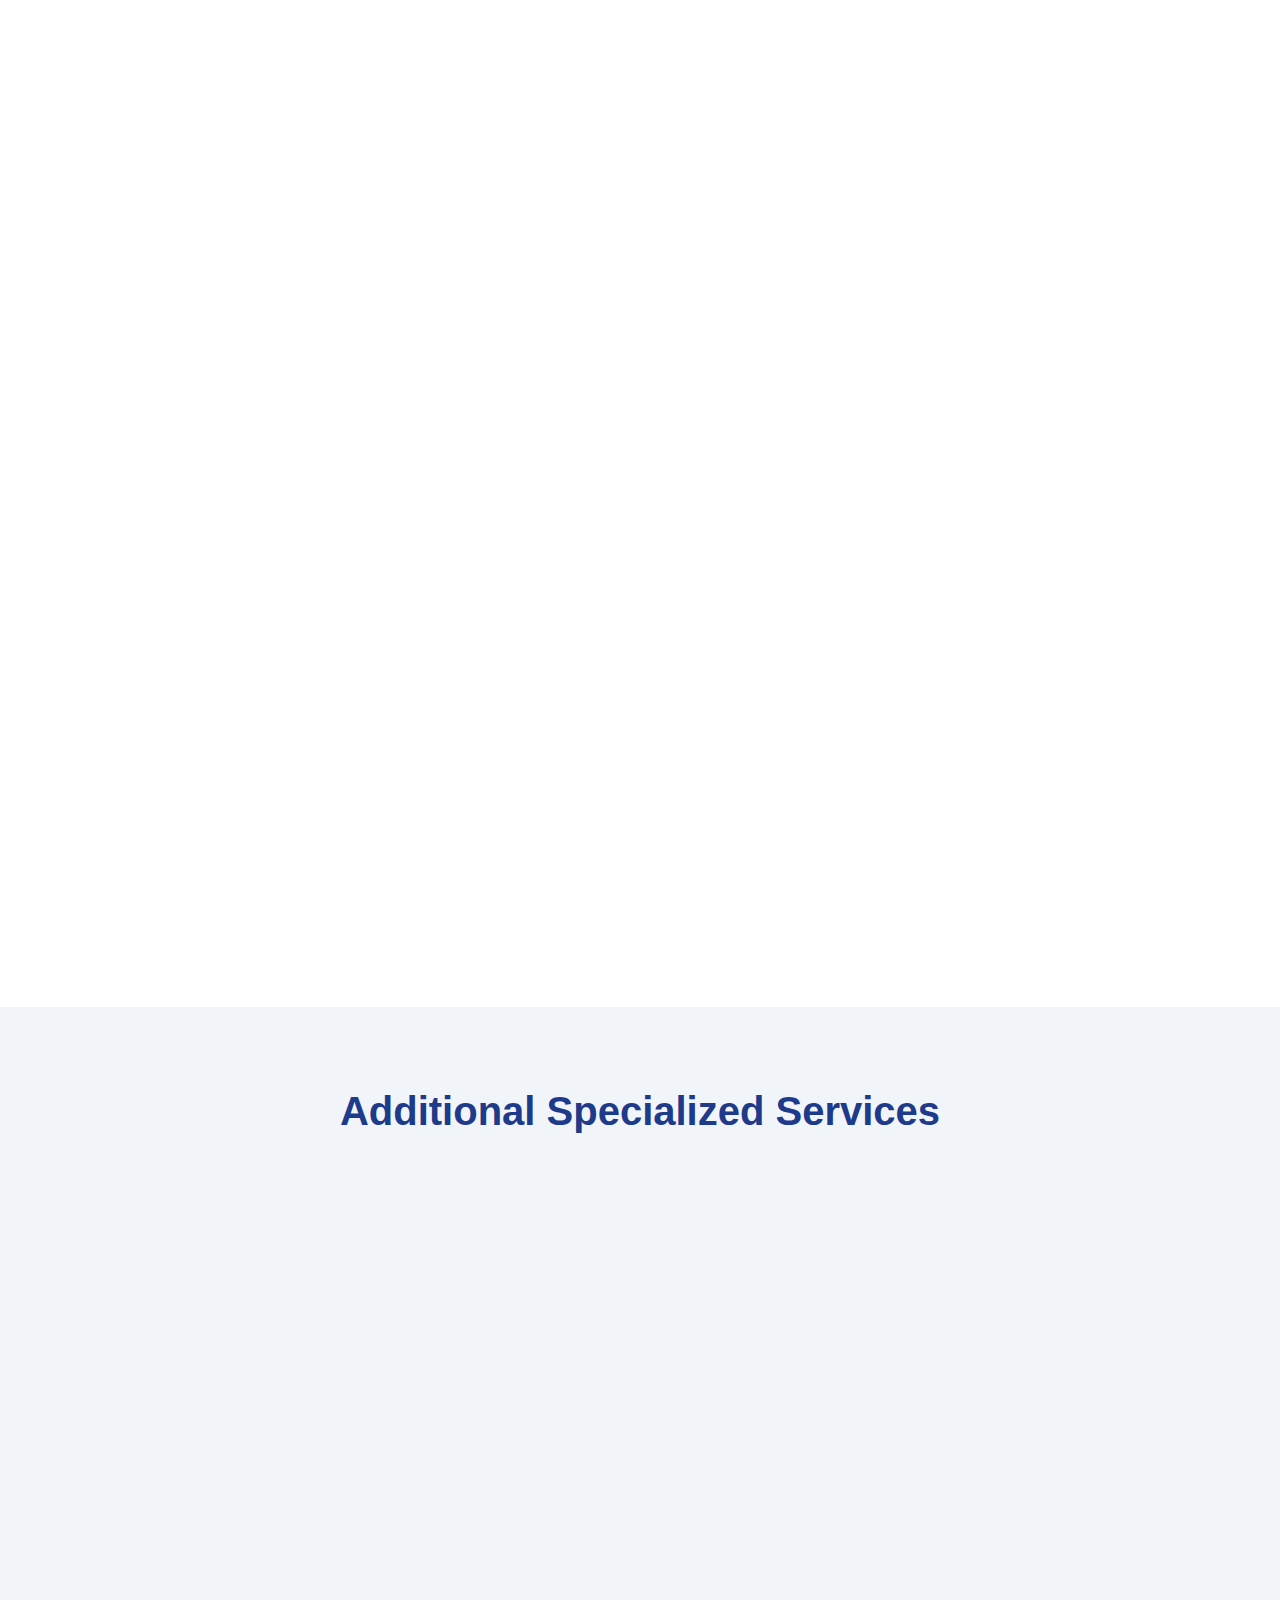
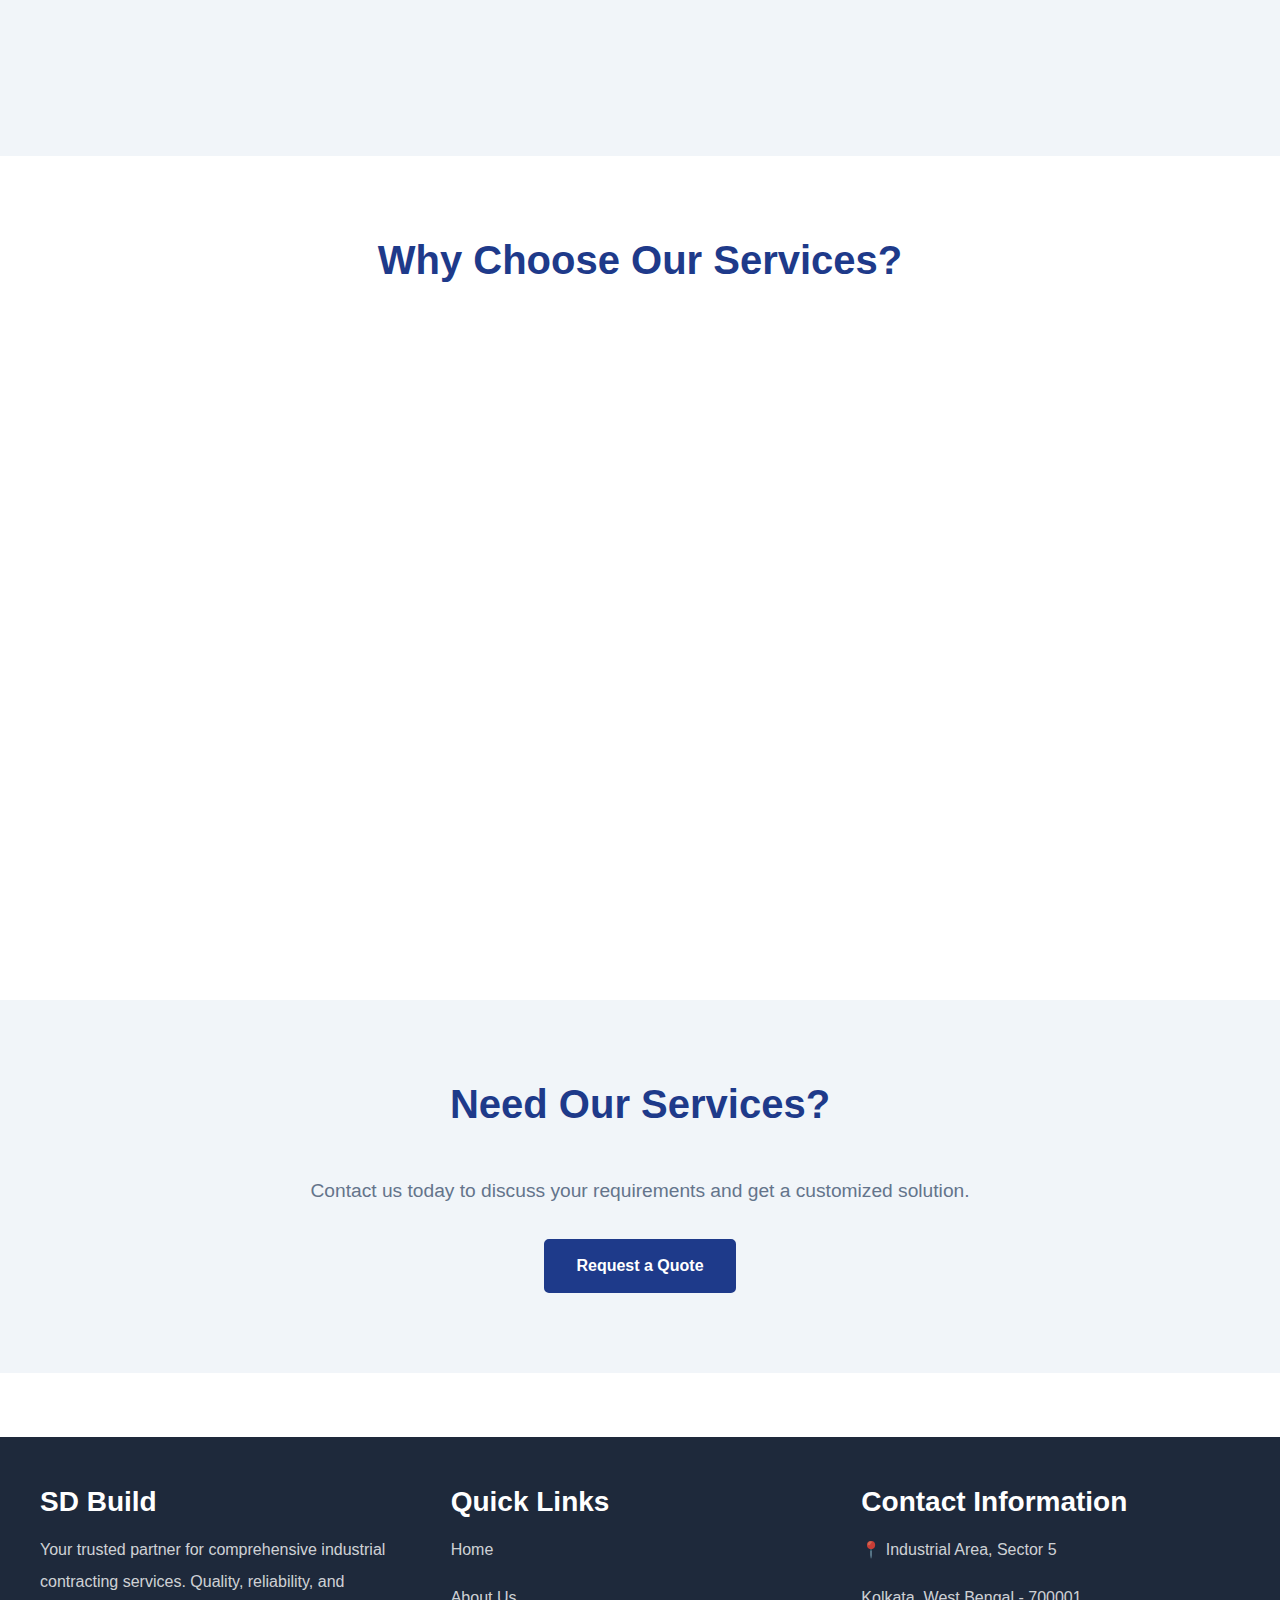
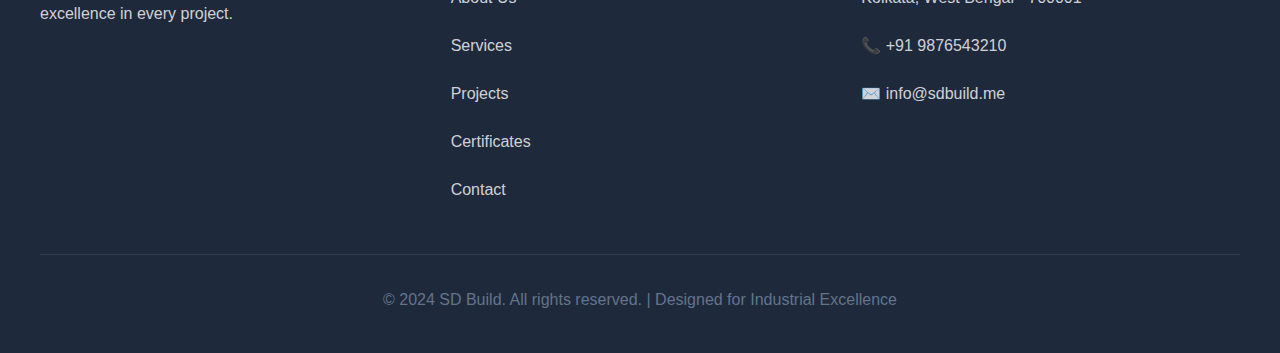
<file: services.html>
<!DOCTYPE html>
<html lang="en">
<head>
    <meta charset="UTF-8">
    <meta name="viewport" content="width=device-width, initial-scale=1.0">
    <meta name="description" content="Complete industrial services including boiler maintenance, AMC, mill overhauling, AHP, ESP, APH, and manpower supply">
    <title>Our Services - SD Build</title>
    <link rel="stylesheet" href="style.css">
</head>
<body>
    <!-- ========================================
         HEADER & NAVIGATION
         ======================================== -->
    <header>
        <div class="header-container">
            <!-- EDIT COMPANY NAME AND TAGLINE HERE -->
            <div class="logo">
                <h1>SD Build</h1>
                <p>Industrial Excellence Since 2010</p>
            </div>
            <!-- END EDIT COMPANY NAME -->
            
            <button class="menu-toggle" aria-label="Toggle menu">☰</button>
            
            <nav>
                <ul>
                    <li><a href="index.html">Home</a></li>
                    <li><a href="about.html">About</a></li>
                    <li><a href="services.html">Services</a></li>
                    <li><a href="projects.html">Projects</a></li>
                    <li><a href="certificates.html">Certificates</a></li>
                    <li><a href="contact.html">Contact</a></li>
                </ul>
            </nav>
        </div>
    </header>

    <!-- ========================================
         PAGE HERO
         ======================================== -->
    <section class="hero" style="min-height: 400px; padding: 100px 20px;">
        <div class="hero-content">
            <h1>Our Services</h1>
            <p>Comprehensive Industrial Solutions Tailored to Your Needs</p>
        </div>
    </section>

    <!-- ========================================
         SERVICES SECTION
         All services in editable cards
         ======================================== -->
    <section class="section-light">
        <div class="container">
            <h2>Complete Range of Industrial Services</h2>
            
            <div class="cards-grid">
                <!-- EDIT SERVICE 1: BOILER MAINTENANCE -->
                <div class="card">
                    <div class="card-icon">🔥</div>
                    <h3>Boiler Maintenance</h3>
                    <p>
                        Comprehensive boiler maintenance services including:
                    </p>
                    <ul style="color: #64748b; line-height: 2; margin-top: 1rem;">
                        <li>Regular inspection and servicing</li>
                        <li>Cleaning and descaling</li>
                        <li>Pressure testing and safety checks</li>
                        <li>Component replacement and repair</li>
                        <li>Performance optimization</li>
                        <li>Emergency breakdown support</li>
                    </ul>
                    <p style="margin-top: 1rem;">
                        Our expert technicians ensure your boilers operate at peak efficiency while maintaining 
                        the highest safety standards.
                    </p>
                </div>
                <!-- END EDIT SERVICE 1 -->

                <!-- EDIT SERVICE 2: AMC (ANNUAL MAINTENANCE CONTRACT) -->
                <div class="card">
                    <div class="card-icon">📋</div>
                    <h3>Annual Maintenance Contract (AMC)</h3>
                    <p>
                        Comprehensive AMC packages designed to keep your operations running smoothly:
                    </p>
                    <ul style="color: #64748b; line-height: 2; margin-top: 1rem;">
                        <li>Scheduled preventive maintenance</li>
                        <li>Regular equipment inspections</li>
                        <li>Priority emergency response</li>
                        <li>Spare parts management</li>
                        <li>Performance monitoring and reporting</li>
                        <li>24/7 technical support</li>
                    </ul>
                    <p style="margin-top: 1rem;">
                        Our AMC services provide peace of mind with predictable costs and reduced downtime.
                    </p>
                </div>
                <!-- END EDIT SERVICE 2 -->

                <!-- EDIT SERVICE 3: MILL OVERHAULING -->
                <div class="card">
                    <div class="card-icon">⚙️</div>
                    <h3>Mill Overhauling</h3>
                    <p>
                        Expert mill overhauling services for optimal performance:
                    </p>
                    <ul style="color: #64748b; line-height: 2; margin-top: 1rem;">
                        <li>Complete mill inspection and assessment</li>
                        <li>Component replacement and refurbishment</li>
                        <li>Bearing and gear system maintenance</li>
                        <li>Alignment and balancing</li>
                        <li>Grinding element replacement</li>
                        <li>Modernization and upgrades</li>
                    </ul>
                    <p style="margin-top: 1rem;">
                        We specialize in both coal mills and raw mills, ensuring maximum efficiency and longevity.
                    </p>
                </div>
                <!-- END EDIT SERVICE 3 -->

                <!-- EDIT SERVICE 4: AHP (AIR HEATER PREHEATER) -->
                <div class="card">
                    <div class="card-icon">🌡️</div>
                    <h3>AHP (Air Heater Preheater)</h3>
                    <p>
                        Specialized AHP maintenance and optimization services:
                    </p>
                    <ul style="color: #64748b; line-height: 2; margin-top: 1rem;">
                        <li>Rotary air preheater maintenance</li>
                        <li>Element cleaning and replacement</li>
                        <li>Seal system inspection and repair</li>
                        <li>Bearing lubrication and maintenance</li>
                        <li>Efficiency optimization</li>
                        <li>Leak detection and correction</li>
                    </ul>
                    <p style="margin-top: 1rem;">
                        Our AHP services help maximize heat recovery and improve overall plant efficiency.
                    </p>
                </div>
                <!-- END EDIT SERVICE 4 -->

                <!-- EDIT SERVICE 5: ESP (ELECTROSTATIC PRECIPITATOR) -->
                <div class="card">
                    <div class="card-icon">⚡</div>
                    <h3>ESP (Electrostatic Precipitator)</h3>
                    <p>
                        Complete ESP maintenance and repair services:
                    </p>
                    <ul style="color: #64748b; line-height: 2; margin-top: 1rem;">
                        <li>Electrode cleaning and replacement</li>
                        <li>Rapper system maintenance</li>
                        <li>High voltage system inspection</li>
                        <li>Hopper cleaning and maintenance</li>
                        <li>Gas distribution system optimization</li>
                        <li>Emission monitoring and compliance</li>
                    </ul>
                    <p style="margin-top: 1rem;">
                        We ensure your ESP systems meet environmental standards while operating efficiently.
                    </p>
                </div>
                <!-- END EDIT SERVICE 5 -->

                <!-- EDIT SERVICE 6: APH (AIR PREHEATER) -->
                <div class="card">
                    <div class="card-icon">🔄</div>
                    <h3>APH (Air Preheater)</h3>
                    <p>
                        Comprehensive air preheater services:
                    </p>
                    <ul style="color: #64748b; line-height: 2; margin-top: 1rem;">
                        <li>APH installation and commissioning</li>
                        <li>Element basket replacement</li>
                        <li>Rotor balancing and alignment</li>
                        <li>Drive system maintenance</li>
                        <li>Water washing services</li>
                        <li>Performance testing and tuning</li>
                    </ul>
                    <p style="margin-top: 1rem;">
                        Our APH services ensure optimal heat transfer and energy conservation.
                    </p>
                </div>
                <!-- END EDIT SERVICE 6 -->

                <!-- EDIT SERVICE 7: HOIST SERVICES -->
                <div class="card">
                    <div class="card-icon">🏗️</div>
                    <h3>Hoist Services</h3>
                    <p>
                        Industrial hoist maintenance and repair:
                    </p>
                    <ul style="color: #64748b; line-height: 2; margin-top: 1rem;">
                        <li>Electric hoist servicing</li>
                        <li>Chain and wire rope inspection</li>
                        <li>Brake system maintenance</li>
                        <li>Motor and gearbox repair</li>
                        <li>Load testing and certification</li>
                        <li>Safety system verification</li>
                    </ul>
                    <p style="margin-top: 1rem;">
                        We service all types of hoists, ensuring safe and reliable material handling operations.
                    </p>
                </div>
                <!-- END EDIT SERVICE 7 -->

                <!-- EDIT SERVICE 8: MANPOWER SUPPLY -->
                <div class="card">
                    <div class="card-icon">👷</div>
                    <h3>Manpower Supply</h3>
                    <p>
                        Skilled industrial manpower for all your needs:
                    </p>
                    <ul style="color: #64748b; line-height: 2; margin-top: 1rem;">
                        <li>Certified technicians and engineers</li>
                        <li>Skilled welders and fitters</li>
                        <li>Electrical and mechanical specialists</li>
                        <li>Supervisors and project managers</li>
                        <li>Safety officers and coordinators</li>
                        <li>Short-term and long-term deployments</li>
                    </ul>
                    <p style="margin-top: 1rem;">
                        Our manpower is trained, certified, and experienced in industrial environments.
                    </p>
                </div>
                <!-- END EDIT SERVICE 8 -->

                <!-- EDIT: ADD MORE SERVICES HERE AS NEEDED -->
                <!-- Example Additional Service Card Template:
                <div class="card">
                    <div class="card-icon">🔧</div>
                    <h3>Service Name</h3>
                    <p>Service description...</p>
                    <ul style="color: #64748b; line-height: 2; margin-top: 1rem;">
                        <li>Feature 1</li>
                        <li>Feature 2</li>
                        <li>Feature 3</li>
                    </ul>
                </div>
                -->
                <!-- END ADD MORE SERVICES -->
            </div>
        </div>
    </section>

    <!-- ========================================
         ADDITIONAL SERVICES SECTION
         ======================================== -->
    <section class="section-dark">
        <div class="container">
            <!-- EDIT ADDITIONAL SERVICES HERE -->
            <h2>Additional Specialized Services</h2>
            <div class="cards-grid">
                <div class="card">
                    <h3>Fabrication & Erection</h3>
                    <p>Custom fabrication and erection services for industrial structures, piping, and equipment.</p>
                </div>
                
                <div class="card">
                    <h3>Insulation Services</h3>
                    <p>Thermal and acoustic insulation for boilers, pipes, ducts, and industrial equipment.</p>
                </div>
                
                <div class="card">
                    <h3>Piping & Ducting</h3>
                    <p>Installation, maintenance, and repair of industrial piping and ducting systems.</p>
                </div>
                
                <div class="card">
                    <h3>Civil & Structural Work</h3>
                    <p>Civil construction and structural repairs for industrial facilities and equipment foundations.</p>
                </div>
                
                <div class="card">
                    <h3>Painting & Coating</h3>
                    <p>Industrial painting and protective coating services for equipment and structures.</p>
                </div>
                
                <div class="card">
                    <h3>Consultancy Services</h3>
                    <p>Technical consultancy for plant optimization, efficiency improvement, and compliance.</p>
                </div>
            </div>
            <!-- END EDIT ADDITIONAL SERVICES -->
        </div>
    </section>

    <!-- ========================================
         SERVICE BENEFITS SECTION
         ======================================== -->
    <section class="section-light">
        <div class="container">
            <!-- EDIT SERVICE BENEFITS HERE -->
            <h2>Why Choose Our Services?</h2>
            <div class="cards-grid">
                <div class="card">
                    <div class="card-icon">⭐</div>
                    <h3>Expert Team</h3>
                    <p>Highly trained and certified professionals with extensive industrial experience.</p>
                </div>
                
                <div class="card">
                    <div class="card-icon">⭐</div>
                    <h3>Quality Equipment</h3>
                    <p>Modern tools and equipment for efficient and precise service delivery.</p>
                </div>
                
                <div class="card">
                    <div class="card-icon">⭐</div>
                    <h3>Safety Compliance</h3>
                    <p>Strict adherence to safety protocols and industry regulations.</p>
                </div>
                
                <div class="card">
                    <div class="card-icon">⭐</div>
                    <h3>Quick Response</h3>
                    <p>24/7 emergency support with rapid response times for critical situations.</p>
                </div>
                
                <div class="card">
                    <div class="card-icon">⭐</div>
                    <h3>Transparent Pricing</h3>
                    <p>Clear and competitive pricing with no hidden costs.</p>
                </div>
                
                <div class="card">
                    <div class="card-icon">⭐</div>
                    <h3>Guaranteed Results</h3>
                    <p>Quality assurance and warranty on all our services.</p>
                </div>
            </div>
            <!-- END EDIT SERVICE BENEFITS -->
        </div>
    </section>

    <!-- ========================================
         CALL TO ACTION
         ======================================== -->
    <section class="section-dark">
        <div class="container text-center">
            <h2>Need Our Services?</h2>
            <p style="font-size: 1.2rem; margin-bottom: 2rem; color: #64748b;">
                Contact us today to discuss your requirements and get a customized solution.
            </p>
            <a href="contact.html" class="btn btn-primary">Request a Quote</a>
        </div>
    </section>

    <!-- ========================================
         FOOTER
         ======================================== -->
    <footer>
        <div class="footer-content">
            <div class="footer-section">
                <h3>SD Build</h3>
                <p>Your trusted partner for comprehensive industrial contracting services. Quality, reliability, and excellence in every project.</p>
            </div>
            
            <div class="footer-section">
                <h3>Quick Links</h3>
                <p><a href="index.html">Home</a></p>
                <p><a href="about.html">About Us</a></p>
                <p><a href="services.html">Services</a></p>
                <p><a href="projects.html">Projects</a></p>
                <p><a href="certificates.html">Certificates</a></p>
                <p><a href="contact.html">Contact</a></p>
            </div>
            
            <div class="footer-section">
                <h3>Contact Information</h3>
                <p>📍 Industrial Area, Sector 5</p>
                <p>Kolkata, West Bengal - 700001</p>
                <p>📞 +91 9876543210</p>
                <p>✉️ info@sdbuild.me</p>
            </div>
        </div>
        
        <div class="footer-bottom">
            <p>&copy; 2024 SD Build. All rights reserved. | Designed for Industrial Excellence</p>
        </div>
    </footer>

    <script src="script.js"></script>
</body>
</html>
</file>
<file: style.css>
/* ========================================
   INDUSTRIAL CONTRACTOR WEBSITE STYLES
   Modern, Clean, Responsive Design
   Color Scheme: Blue, Steel Gray, White
   ======================================== */

/* ========================================
   CSS VARIABLES - EDIT COLORS HERE
   ======================================== */
:root {
    /* EDIT THEME COLORS HERE */
    --primary-blue: #1e3a8a;
    --secondary-blue: #3b82f6;
    --steel-gray: #64748b;
    --light-gray: #f1f5f9;
    --white: #ffffff;
    --dark-text: #1e293b;
    --border-color: #cbd5e1;
    
    /* Spacing */
    --section-padding: 80px 20px;
    --card-padding: 30px;
    
    /* Transitions */
    --transition-speed: 0.3s;
}

/* ========================================
   GLOBAL RESET & BASE STYLES
   ======================================== */
* {
    margin: 0;
    padding: 0;
    box-sizing: border-box;
}

body {
    font-family: 'Segoe UI', Tahoma, Geneva, Verdana, sans-serif;
    line-height: 1.6;
    color: var(--dark-text);
    background-color: var(--white);
    overflow-x: hidden;
}

html {
    scroll-behavior: smooth;
}

/* ========================================
   TYPOGRAPHY
   ======================================== */
h1, h2, h3, h4, h5, h6 {
    font-weight: 600;
    line-height: 1.2;
    margin-bottom: 1rem;
}

h1 {
    font-size: 3rem;
}

h2 {
    font-size: 2.5rem;
    text-align: center;
    margin-bottom: 3rem;
    color: var(--primary-blue);
}

h3 {
    font-size: 1.75rem;
    color: var(--primary-blue);
}

p {
    margin-bottom: 1rem;
    color: var(--steel-gray);
}

/* ========================================
   HEADER & NAVIGATION
   ======================================== */
header {
    background: linear-gradient(135deg, var(--primary-blue), var(--secondary-blue));
    color: var(--white);
    padding: 1rem 0;
    position: sticky;
    top: 0;
    z-index: 1000;
    box-shadow: 0 2px 10px rgba(0, 0, 0, 0.1);
}

.header-container {
    max-width: 1200px;
    margin: 0 auto;
    padding: 0 20px;
    display: flex;
    justify-content: space-between;
    align-items: center;
}

.logo h1 {
    font-size: 1.5rem;
    margin: 0;
    color: var(--white);
}

.logo p {
    font-size: 0.875rem;
    margin: 0;
    color: rgba(255, 255, 255, 0.9);
}

nav ul {
    list-style: none;
    display: flex;
    gap: 2rem;
}

nav a {
    color: var(--white);
    text-decoration: none;
    font-weight: 500;
    transition: color var(--transition-speed);
    padding: 0.5rem 0;
    position: relative;
}

nav a:hover {
    color: var(--light-gray);
}

nav a::after {
    content: '';
    position: absolute;
    bottom: 0;
    left: 0;
    width: 0;
    height: 2px;
    background-color: var(--white);
    transition: width var(--transition-speed);
}

nav a:hover::after {
    width: 100%;
}

/* Mobile Menu Toggle */
.menu-toggle {
    display: none;
    background: none;
    border: none;
    color: var(--white);
    font-size: 1.5rem;
    cursor: pointer;
}

/* ========================================
   HERO SECTION
   ======================================== */
.hero {
    background: linear-gradient(135deg, rgba(30, 58, 138, 0.95), rgba(59, 130, 246, 0.95)),
                url('assets/hero-bg.svg') center/cover no-repeat;
    color: var(--white);
    padding: 120px 20px;
    text-align: center;
    min-height: 600px;
    display: flex;
    align-items: center;
    justify-content: center;
}

.hero-content {
    max-width: 800px;
    animation: fadeInUp 1s ease-out;
}

.hero h1 {
    font-size: 3.5rem;
    margin-bottom: 1.5rem;
    color: var(--white);
    text-shadow: 2px 2px 4px rgba(0, 0, 0, 0.3);
}

.hero p {
    font-size: 1.25rem;
    margin-bottom: 2rem;
    color: rgba(255, 255, 255, 0.95);
}

/* ========================================
   BUTTONS
   ======================================== */
.btn {
    display: inline-block;
    padding: 12px 30px;
    background-color: var(--white);
    color: var(--primary-blue);
    text-decoration: none;
    border-radius: 5px;
    font-weight: 600;
    transition: all var(--transition-speed);
    border: 2px solid var(--white);
    cursor: pointer;
    font-size: 1rem;
}

.btn:hover {
    background-color: transparent;
    color: var(--white);
    transform: translateY(-2px);
    box-shadow: 0 5px 15px rgba(0, 0, 0, 0.2);
}

.btn-primary {
    background-color: var(--primary-blue);
    color: var(--white);
    border-color: var(--primary-blue);
}

.btn-primary:hover {
    background-color: var(--secondary-blue);
    border-color: var(--secondary-blue);
}

/* ========================================
   SECTIONS
   ======================================== */
section {
    padding: var(--section-padding);
    animation: fadeIn 0.8s ease-out;
}

.container {
    max-width: 1200px;
    margin: 0 auto;
    padding: 0 20px;
}

.section-light {
    background-color: var(--white);
}

.section-dark {
    background-color: var(--light-gray);
}

/* ========================================
   CARDS
   ======================================== */
.cards-grid {
    display: grid;
    grid-template-columns: repeat(auto-fit, minmax(300px, 1fr));
    gap: 2rem;
    margin-top: 3rem;
}

.card {
    background: var(--white);
    padding: var(--card-padding);
    border-radius: 10px;
    box-shadow: 0 5px 15px rgba(0, 0, 0, 0.1);
    transition: transform var(--transition-speed), box-shadow var(--transition-speed);
    border: 1px solid var(--border-color);
}

.card:hover {
    transform: translateY(-5px);
    box-shadow: 0 10px 25px rgba(0, 0, 0, 0.15);
}

.card h3 {
    color: var(--primary-blue);
    margin-bottom: 1rem;
}

.card p {
    color: var(--steel-gray);
    line-height: 1.8;
}

.card-icon {
    font-size: 3rem;
    color: var(--secondary-blue);
    margin-bottom: 1rem;
}

/* ========================================
   CLIENT LIST
   ======================================== */
.client-grid {
    display: grid;
    grid-template-columns: repeat(auto-fit, minmax(200px, 1fr));
    gap: 2rem;
    margin-top: 2rem;
}

.client-item {
    background: var(--white);
    padding: 2rem;
    text-align: center;
    border-radius: 8px;
    box-shadow: 0 3px 10px rgba(0, 0, 0, 0.08);
    font-weight: 600;
    color: var(--primary-blue);
    transition: all var(--transition-speed);
}

.client-item:hover {
    transform: scale(1.05);
    box-shadow: 0 5px 15px rgba(0, 0, 0, 0.15);
}

/* ========================================
   GALLERY
   ======================================== */
.gallery-grid {
    display: grid;
    grid-template-columns: repeat(auto-fit, minmax(250px, 1fr));
    gap: 1.5rem;
    margin-top: 2rem;
}

.gallery-item {
    position: relative;
    overflow: hidden;
    border-radius: 8px;
    box-shadow: 0 5px 15px rgba(0, 0, 0, 0.1);
    aspect-ratio: 4/3;
    background-color: var(--light-gray);
}

.gallery-item img {
    width: 100%;
    height: 100%;
    object-fit: cover;
    transition: transform var(--transition-speed);
}

.gallery-item:hover img {
    transform: scale(1.1);
}

.gallery-placeholder {
    width: 100%;
    height: 100%;
    display: flex;
    align-items: center;
    justify-content: center;
    background: linear-gradient(135deg, var(--light-gray), var(--border-color));
    color: var(--steel-gray);
    font-size: 1rem;
}

/* ========================================
   FORMS
   ======================================== */
.form-group {
    margin-bottom: 1.5rem;
}

.form-group label {
    display: block;
    margin-bottom: 0.5rem;
    font-weight: 600;
    color: var(--dark-text);
}

.form-group input,
.form-group textarea {
    width: 100%;
    padding: 12px;
    border: 2px solid var(--border-color);
    border-radius: 5px;
    font-size: 1rem;
    font-family: inherit;
    transition: border-color var(--transition-speed);
}

.form-group input:focus,
.form-group textarea:focus {
    outline: none;
    border-color: var(--secondary-blue);
}

.form-group textarea {
    resize: vertical;
    min-height: 120px;
}

/* ========================================
   CERTIFICATE LIST
   ======================================== */
.certificate-list {
    list-style: none;
    max-width: 600px;
    margin: 2rem auto;
}

.certificate-item {
    background: var(--white);
    padding: 1.5rem;
    margin-bottom: 1rem;
    border-radius: 8px;
    box-shadow: 0 3px 10px rgba(0, 0, 0, 0.08);
    display: flex;
    justify-content: space-between;
    align-items: center;
    transition: transform var(--transition-speed);
}

.certificate-item:hover {
    transform: translateX(5px);
}

.certificate-name {
    font-weight: 600;
    color: var(--dark-text);
}

.download-btn {
    background-color: var(--secondary-blue);
    color: var(--white);
    padding: 8px 20px;
    border-radius: 5px;
    text-decoration: none;
    transition: background-color var(--transition-speed);
    font-size: 0.9rem;
}

.download-btn:hover {
    background-color: var(--primary-blue);
}

/* ========================================
   FOOTER
   ======================================== */
footer {
    background-color: var(--dark-text);
    color: var(--white);
    padding: 3rem 20px 1.5rem;
    margin-top: 4rem;
}

.footer-content {
    max-width: 1200px;
    margin: 0 auto;
    display: grid;
    grid-template-columns: repeat(auto-fit, minmax(250px, 1fr));
    gap: 2rem;
    margin-bottom: 2rem;
}

.footer-section h3 {
    color: var(--white);
    margin-bottom: 1rem;
}

.footer-section p,
.footer-section a {
    color: rgba(255, 255, 255, 0.8);
    text-decoration: none;
    line-height: 2;
}

.footer-section a:hover {
    color: var(--secondary-blue);
}

.footer-bottom {
    max-width: 1200px;
    margin: 0 auto;
    text-align: center;
    padding-top: 2rem;
    border-top: 1px solid rgba(255, 255, 255, 0.1);
    color: rgba(255, 255, 255, 0.6);
}

/* ========================================
   ANIMATIONS
   ======================================== */
@keyframes fadeIn {
    from {
        opacity: 0;
    }
    to {
        opacity: 1;
    }
}

@keyframes fadeInUp {
    from {
        opacity: 0;
        transform: translateY(30px);
    }
    to {
        opacity: 1;
        transform: translateY(0);
    }
}

.fade-in {
    animation: fadeIn 1s ease-out;
}

.fade-in-up {
    animation: fadeInUp 1s ease-out;
}

/* ========================================
   UTILITY CLASSES
   ======================================== */
.text-center {
    text-align: center;
}

.mt-2 {
    margin-top: 2rem;
}

.mb-2 {
    margin-bottom: 2rem;
}

/* ========================================
   RESPONSIVE DESIGN
   ======================================== */
@media (max-width: 768px) {
    /* Mobile Menu */
    .menu-toggle {
        display: block;
    }
    
    nav ul {
        display: none;
        flex-direction: column;
        position: absolute;
        top: 100%;
        left: 0;
        right: 0;
        background: linear-gradient(135deg, var(--primary-blue), var(--secondary-blue));
        padding: 1rem;
        gap: 0;
    }
    
    nav ul.active {
        display: flex;
    }
    
    nav li {
        padding: 0.75rem 0;
        border-bottom: 1px solid rgba(255, 255, 255, 0.1);
    }
    
    nav li:last-child {
        border-bottom: none;
    }
    
    /* Typography */
    h1 {
        font-size: 2rem;
    }
    
    h2 {
        font-size: 1.75rem;
    }
    
    h3 {
        font-size: 1.25rem;
    }
    
    .hero h1 {
        font-size: 2.5rem;
    }
    
    .hero p {
        font-size: 1rem;
    }
    
    /* Sections */
    section {
        padding: 60px 20px;
    }
    
    /* Cards */
    .cards-grid {
        grid-template-columns: 1fr;
        gap: 1.5rem;
    }
    
    /* Gallery */
    .gallery-grid {
        grid-template-columns: 1fr;
    }
    
    /* Footer */
    .footer-content {
        grid-template-columns: 1fr;
    }
}

@media (max-width: 480px) {
    .hero {
        padding: 80px 20px;
        min-height: 500px;
    }
    
    .hero h1 {
        font-size: 2rem;
    }
    
    .btn {
        padding: 10px 20px;
        font-size: 0.9rem;
    }
}
</file>
